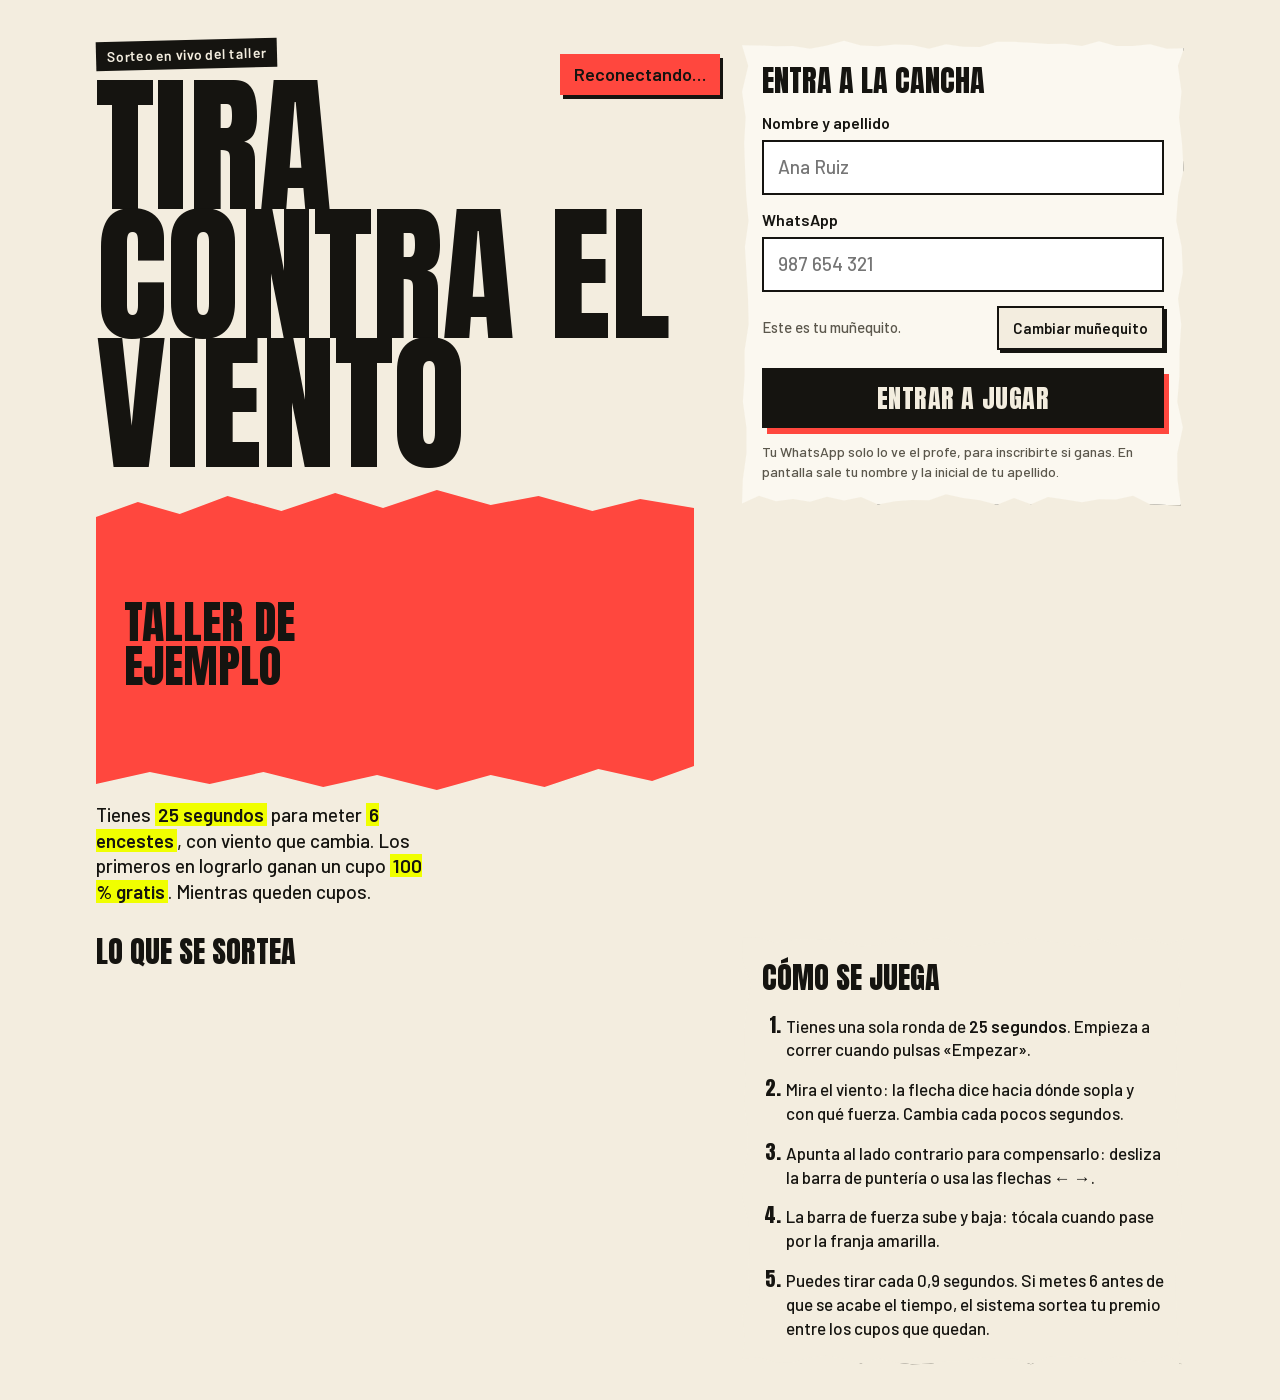
<file: 05-canasta-con-viento/web/index.html>
<!doctype html>
<html lang="es">
<head>
<meta charset="utf-8">
<meta name="viewport" content="width=device-width, initial-scale=1, viewport-fit=cover">
<meta name="theme-color" content="#f3eddf">
<title>Sorteo basket con viento · Ejemplo</title>
<meta name="description" content="Sorteo en vivo: mete 6 al aro en 25 segundos, con viento, y gana un cupo 100 % gratis.">
<link rel="icon" href="img/icono.svg" type="image/svg+xml">
<link rel="preload" href="fonts/anton-400.woff2" as="font" type="font/woff2" crossorigin>
<link rel="stylesheet" href="app.css">
<script src="muneco.js" defer></script>
<script src="app.js" defer></script>
</head>
<body class="en-entrada">
<div class="pared" aria-hidden="true"></div>

<!-- Entrada -->
<main id="entrada" class="entrada">
  <header class="portada">
    <p class="cinta cinta-tinta">Sorteo en vivo del taller</p>
    <h1 class="titulo">Tira contra el viento</h1>
    <div class="franja-roja">
      <p class="taller js-taller">Taller de ejemplo</p>
      <canvas id="vista" class="vista" width="220" height="260" aria-label="Tu muñequito"></canvas>
    </div>
    <p class="bajada">Tienes <strong>25 segundos</strong> para meter <strong>6 encestes</strong>, con viento que cambia. Los primeros en lograrlo ganan un cupo <strong>100 % gratis</strong>. Mientras queden cupos.</p>
  </header>

  <section class="hoja hoja-form torn-a" aria-labelledby="t-form">
    <h2 id="t-form" class="sub">Entra a la cancha</h2>
    <form id="form" novalidate>
      <label class="campo">
        <span>Nombre y apellido</span>
        <input id="nombre" name="nombre" autocomplete="name" maxlength="40" required placeholder="Ana Ruiz">
      </label>
      <label class="campo">
        <span>WhatsApp</span>
        <input id="tel" name="tel" inputmode="numeric" autocomplete="tel-national" maxlength="15" required placeholder="987 654 321">
      </label>
      <div class="fila-muneco">
        <p>Este es tu muñequito.</p>
        <button type="button" id="otro" class="boton-chico">Cambiar muñequito</button>
      </div>
      <p id="error" class="error" role="alert" hidden></p>
      <button type="submit" id="entrar" class="boton-grande">Entrar a jugar</button>
      <p class="nota">Tu WhatsApp solo lo ve el profe, para inscribirte si ganas. En pantalla sale tu nombre y la inicial de tu apellido.</p>
    </form>
  </section>

  <section class="premios" aria-labelledby="t-premios">
    <h2 id="t-premios" class="sub">Lo que se sortea</h2>
    <div id="premios-entrada" class="lista-premios"></div>
  </section>

  <section class="hoja hoja-reglas torn-b" aria-labelledby="t-reglas">
    <h2 id="t-reglas" class="sub">Cómo se juega</h2>
    <ol class="pasos">
      <li>Tienes una sola ronda de <strong>25 segundos</strong>. Empieza a correr cuando pulsas «Empezar».</li>
      <li>Mira el viento: la flecha dice hacia dónde sopla y con qué fuerza. Cambia cada pocos segundos.</li>
      <li>Apunta al lado contrario para compensarlo: desliza la barra de puntería o usa las flechas ← →.</li>
      <li>La barra de fuerza sube y baja: tócala cuando pase por la franja amarilla.</li>
      <li>Puedes tirar cada 0,9 segundos. Si metes 6 antes de que se acabe el tiempo, el sistema sortea tu premio entre los cupos que quedan.</li>
    </ol>
  </section>
</main>

<!-- Juego -->
<main id="juego" class="juego" hidden>
  <header class="barra">
    <p class="barra-taller js-taller">Taller de ejemplo</p>
    <p id="cupos-barra" class="cupos-barra"></p>
  </header>
  <div class="tablero">
    <div id="estado-yo" class="estado-yo">
      <div id="bolas" class="bolas" aria-label="Tus encestes"></div>
      <p id="mensaje" class="mensaje" aria-live="polite"></p>
      <p id="cupos-tira" class="cupos-barra cupos-tira"></p>
    </div>
    <section class="cancha" aria-label="Cancha en vivo">
      <canvas id="cancha"></canvas>
      <div id="reloj" class="reloj" hidden aria-live="off"><span id="reloj-num">25,0</span><small>segundos</small></div>
      <div id="viento" class="viento" hidden role="status" aria-live="polite">
        <span class="viento-et">Viento</span>
        <svg class="viento-flecha" id="viento-flecha" viewBox="0 0 120 40" aria-hidden="true"><path d="M6 20 H96" /><path d="M84 8 L108 20 L84 32" /></svg>
        <strong id="viento-num">0,0</strong>
      </div>
      <div id="pops" class="pops" aria-hidden="true"></div>
      <p id="aviso-juego" class="aviso-juego" hidden></p>
    </section>
    <section class="control" aria-label="Tiro">
      <div class="punteria" id="punteria-caja">
        <span class="punteria-et">← Izquierda</span>
        <input id="punteria" type="range" min="-100" max="100" step="1" value="0" aria-label="Puntería: compensa el viento apuntando al lado contrario">
        <span class="punteria-et">Derecha →</span>
      </div>
      <div class="medidor" id="medidor" aria-hidden="true">
        <div class="medidor-zona" id="zona"><span class="medidor-centro"></span></div>
        <div class="medidor-aguja" id="aguja"></div>
        <span class="medidor-et medidor-suave">Suave</span>
        <span class="medidor-et medidor-fuerte">Fuerte</span>
      </div>
      <button id="lanzar" class="lanzar" type="button" disabled>
        <span class="lanzar-carga" id="carga"></span>
        <span class="lanzar-texto" id="lanzar-texto">Lanzar</span>
      </button>
      <p class="tecla">En compu: ← → apuntar · barra espaciadora tirar</p>
    </section>
  </div>
  <aside class="lado" aria-label="Tabla y premios">
    <section class="tabla-sec" aria-labelledby="t-tabla">
      <div class="tabla-cab">
        <h2 id="t-tabla" class="sub">Tabla en vivo</h2>
        <p id="en-cancha" class="en-cancha"></p>
      </div>
      <ol id="tabla" class="tabla"></ol>
      <button type="button" id="ver-todo" class="boton-chico ver-todo" hidden>Ver toda la tabla</button>
    </section>
    <section class="premios premios-lado" aria-labelledby="t-premios2">
      <h2 id="t-premios2" class="sub">Cupos</h2>
      <div id="premios-juego" class="lista-premios"></div>
    </section>
  </aside>
</main>

<!-- Premio: sorteo de la tarjeta -->
<div id="revelar" class="capa revelar" hidden role="dialog" aria-modal="true" aria-labelledby="rev-t">
  <div class="revelar-hoja">
    <p class="cinta cinta-roja" id="rev-cinta">6 encestes en 25 s</p>
    <h2 id="rev-t" class="titulo-medio">Ganaste</h2>
    <p id="rev-sub" class="rev-sub">Sorteando tu premio…</p>
    <div id="rev-cartas" class="rev-cartas"></div>
    <div id="rev-grupos" class="rev-grupos" hidden></div>
    <div id="rev-final" class="rev-final" hidden></div>
    <button type="button" id="rev-ok" class="boton-grande" hidden>Volver a la cancha</button>
  </div>
</div>

<!-- Ceremonia -->
<div id="ceremonia" class="capa ceremonia" hidden role="dialog" aria-modal="true" aria-labelledby="cer-t">
  <div class="cer-fondo" aria-hidden="true"></div>
  <div id="cer-fiesta" class="cer-fiesta" aria-hidden="true"></div>
  <div class="cer-contenido">
    <p class="cinta cinta-amarilla">Cierre del sorteo</p>
    <div id="cer-mio" class="cer-mio"></div>
    <h2 id="cer-t" class="titulo-medio cer-titulo">Los ganadores</h2>
    <div id="cer-escena" class="cer-escena" aria-live="polite"></div>
    <ol id="cer-lista" class="cer-lista"></ol>
    <p id="cer-pie" class="cer-pie" hidden></p>
  </div>
</div>

<div id="conexion" class="conexion" hidden role="status">Reconectando…</div>
<div id="toast" class="toast" role="status" aria-live="polite" hidden></div>
</body>
</html>
</file>
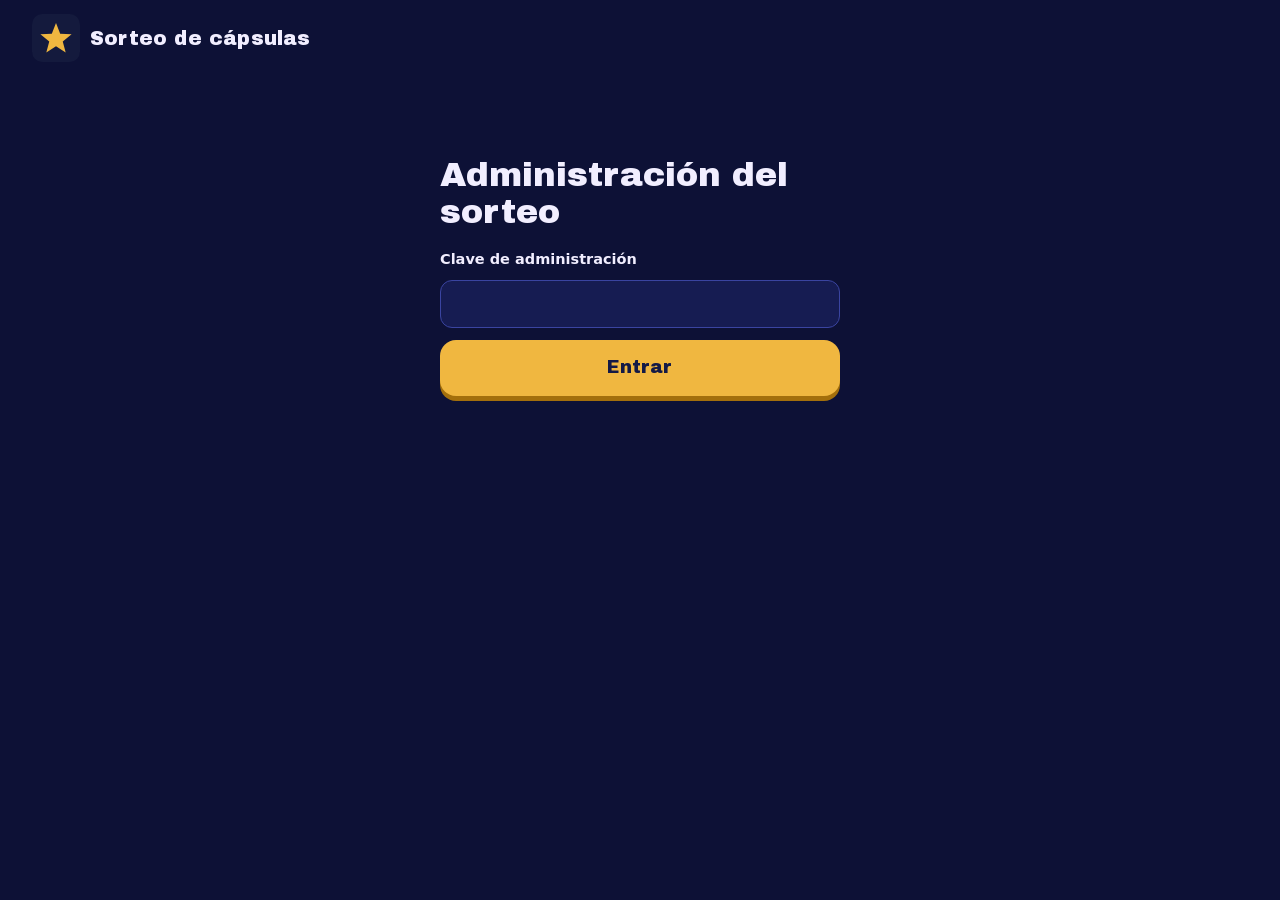
<file: 03-gachapon/web/admin.html>
<!doctype html>
<html lang="es-PE">
<head>
<meta charset="utf-8">
<meta name="viewport" content="width=device-width, initial-scale=1">
<meta name="robots" content="noindex,nofollow">
<meta name="theme-color" content="#0d1136">
<title>Administración · Sorteo de cápsulas</title>
<link rel="icon" href="logo.svg" type="image/svg+xml">
<link rel="stylesheet" href="estilos.css">
<link rel="stylesheet" href="admin.css">
</head>
<body class="admin">
<header class="tope">
  <div class="marca">
    <img class="logo" src="logo.svg" alt="" width="40" height="40">
    <span class="marca-nombre">Sorteo de cápsulas</span>
  </div>
  <button class="enlace" id="salir" type="button" hidden>Salir</button>
</header>

<main class="a-cuerpo">
  <section class="a-entrada" id="entrada">
    <h1>Administración del sorteo</h1>
    <form id="f-clave" novalidate>
      <label for="clave">Clave de administración</label>
      <input id="clave" type="password" autocomplete="current-password" autocapitalize="off" spellcheck="false">
      <p class="error" id="e-clave" role="alert"></p>
      <button class="boton-oro" type="submit">Entrar</button>
    </form>
  </section>

  <section id="tablero" hidden>
    <h1 class="a-titulo">Participantes y cupones</h1>
    <p class="a-estado" id="estado"></p>
    <ul class="a-resumen" id="resumen"></ul>
    <div class="a-filtros">
      <div>
        <label for="buscar">Buscar</label>
        <input id="buscar" type="search" placeholder="Nombre, número o cupón" autocomplete="off">
      </div>
      <div>
        <label for="filtro">Mostrar</label>
        <select id="filtro">
          <option value="todos">Todos</option>
          <option value="pendientes">Cupones sin canjear</option>
          <option value="canjeados">Cupones canjeados</option>
          <option value="sin">Sin premio</option>
        </select>
      </div>
      <button class="a-boton" id="actualizar" type="button">Actualizar</button>
      <button class="a-boton" id="csv" type="button">Descargar CSV</button>
    </div>
    <p class="error" id="e-tablero" role="alert"></p>
    <p class="a-cuenta" id="cuenta" aria-live="polite"></p>
    <div class="a-tabla-caja">
      <table class="a-tabla">
        <thead><tr><th scope="col">Participante</th><th scope="col">WhatsApp</th><th scope="col">Resultado</th><th scope="col">Cupón</th><th scope="col">Vence</th><th scope="col">Participó</th><th scope="col">Canje</th></tr></thead>
        <tbody id="filas"></tbody>
      </table>
    </div>
    <p class="a-vacio" id="vacio" hidden>Todavía no hay participantes.</p>
  </section>
</main>
<script src="admin.js" defer></script>
</body>
</html>
</file>
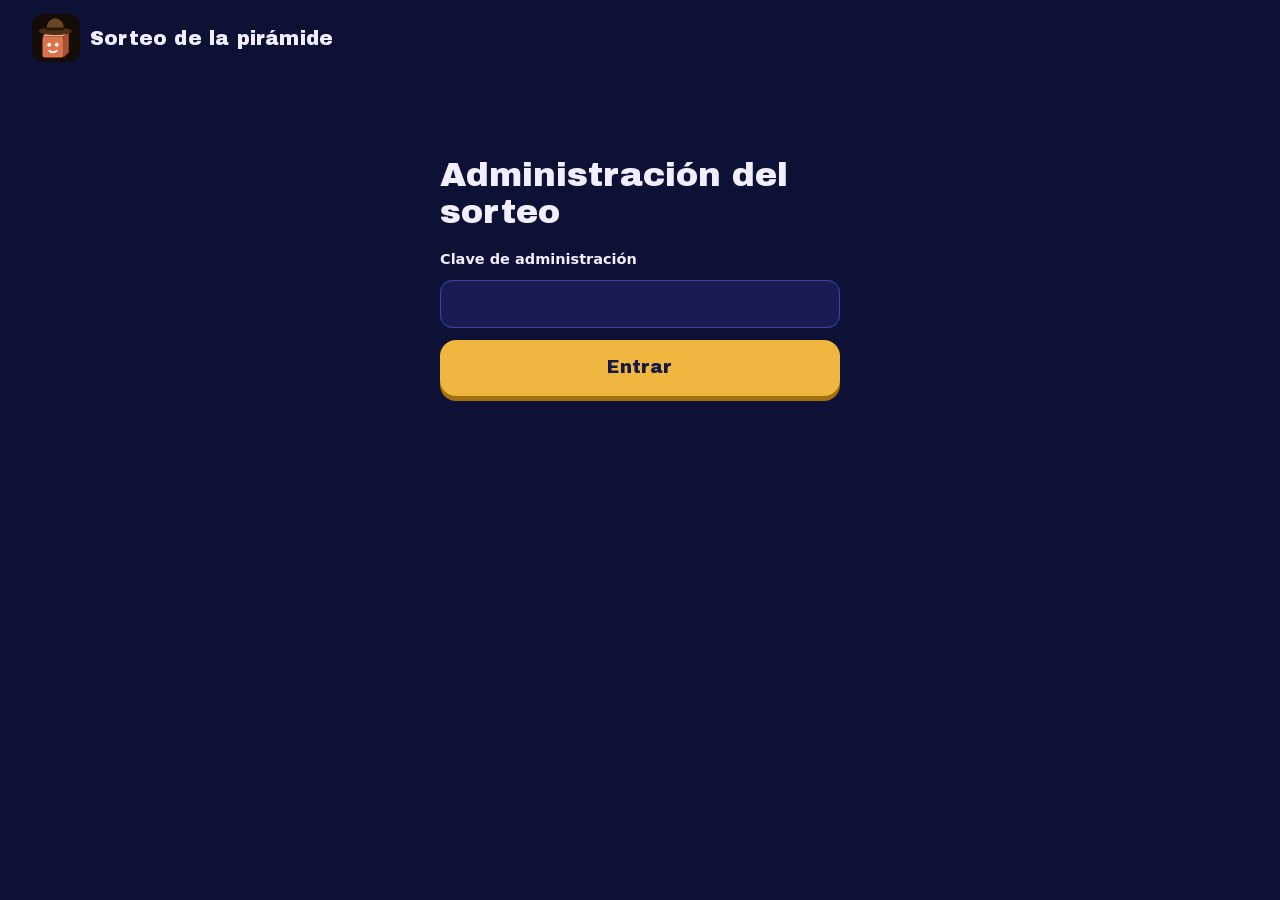
<file: 04-puertas-piramide/web/admin.html>
<!doctype html>
<html lang="es-PE">
<head>
<meta charset="utf-8">
<meta name="viewport" content="width=device-width, initial-scale=1">
<meta name="robots" content="noindex,nofollow">
<meta name="theme-color" content="#0d1136">
<title>Administración · Sorteo de la pirámide</title>
<link rel="icon" href="logo.svg" type="image/svg+xml">
<link rel="stylesheet" href="admin-base.css">
<link rel="stylesheet" href="admin.css">
</head>
<body class="admin">
<header class="tope">
  <div class="marca">
    <img class="logo" src="logo.svg" alt="" width="40" height="40">
    <span class="marca-nombre">Sorteo de la pirámide</span>
  </div>
  <button class="enlace" id="salir" type="button" hidden>Salir</button>
</header>

<main class="a-cuerpo">
  <section class="a-entrada" id="entrada">
    <h1>Administración del sorteo</h1>
    <form id="f-clave" novalidate>
      <label for="clave">Clave de administración</label>
      <input id="clave" type="password" autocomplete="current-password" autocapitalize="off" spellcheck="false">
      <p class="error" id="e-clave" role="alert"></p>
      <button class="boton-oro" type="submit">Entrar</button>
    </form>
  </section>

  <section id="tablero" hidden>
    <h1 class="a-titulo">Participantes y cupones</h1>
    <p class="a-estado" id="estado"></p>
    <ul class="a-resumen" id="resumen"></ul>
    <div class="a-filtros">
      <div>
        <label for="buscar">Buscar</label>
        <input id="buscar" type="search" placeholder="Nombre, número o cupón" autocomplete="off">
      </div>
      <div>
        <label for="filtro">Mostrar</label>
        <select id="filtro">
          <option value="todos">Todos</option>
          <option value="pendientes">Cupones sin canjear</option>
          <option value="sin">Cayeron en una trampa</option>
          <option value="canjeados">Cupones canjeados</option>
        </select>
      </div>
      <button class="a-boton" id="actualizar" type="button">Actualizar</button>
      <button class="a-boton" id="csv" type="button">Descargar CSV</button>
    </div>
    <p class="error" id="e-tablero" role="alert"></p>
    <p class="a-cuenta" id="cuenta" aria-live="polite"></p>
    <div class="a-tabla-caja">
      <table class="a-tabla">
        <thead><tr><th scope="col">Participante</th><th scope="col">WhatsApp</th><th scope="col">Resultado</th><th scope="col">Cupón</th><th scope="col">Vence</th><th scope="col">Participó</th><th scope="col">Canje</th></tr></thead>
        <tbody id="filas"></tbody>
      </table>
    </div>
    <p class="a-vacio" id="vacio" hidden>Todavía no hay participantes.</p>
  </section>
</main>
<script src="admin.js" defer></script>
</body>
</html>
</file>
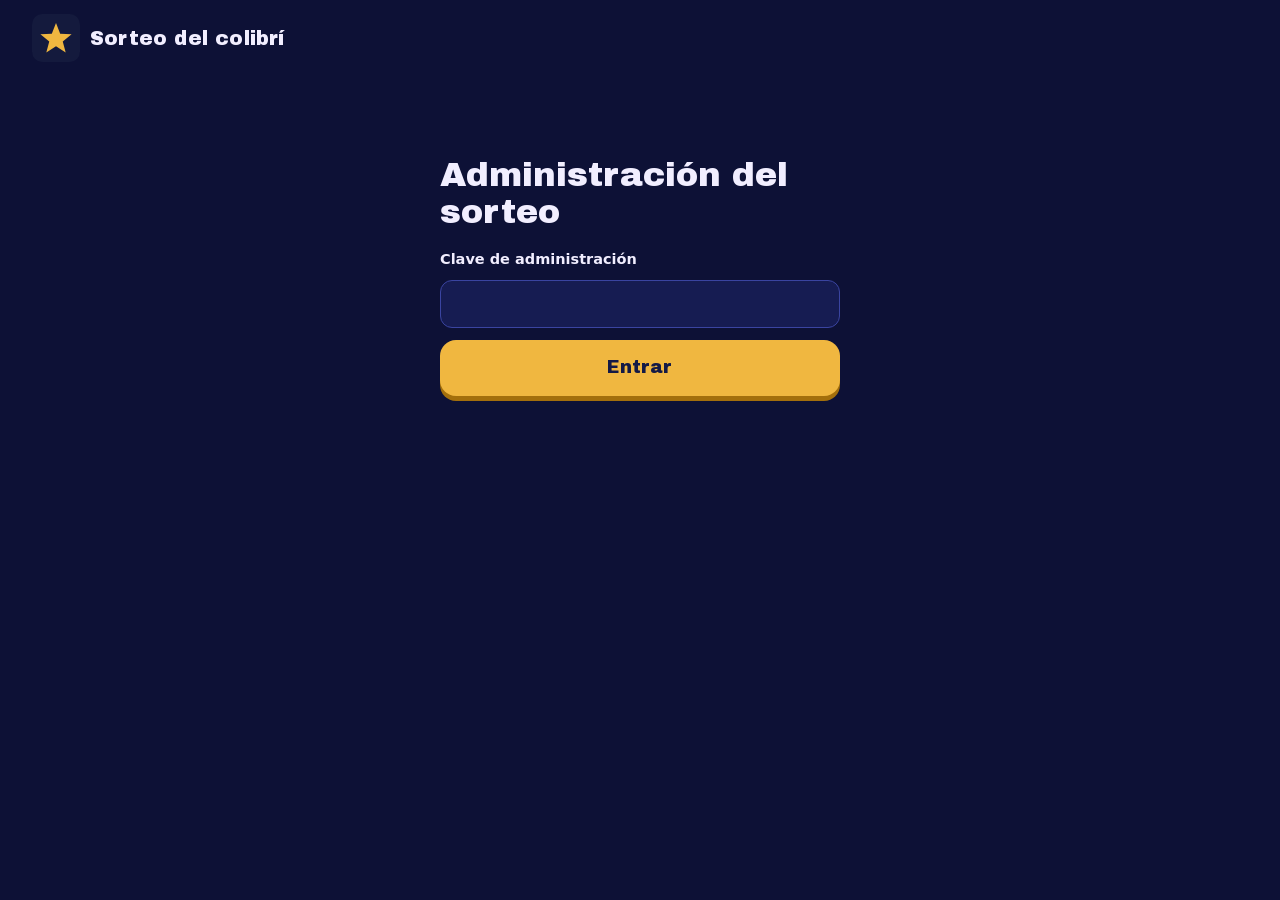
<file: 06-colibri-aleteo/web/admin.html>
<!doctype html>
<html lang="es-PE">
<head>
<meta charset="utf-8">
<meta name="viewport" content="width=device-width, initial-scale=1">
<meta name="robots" content="noindex,nofollow">
<meta name="theme-color" content="#0d1136">
<title>Administración · Sorteo del colibrí</title>
<link rel="icon" href="logo.svg" type="image/svg+xml">
<link rel="stylesheet" href="admin-base.css">
<link rel="stylesheet" href="admin.css">
</head>
<body class="admin">
<header class="tope">
  <div class="marca">
    <img class="logo" src="logo.svg" alt="" width="40" height="40">
    <span class="marca-nombre">Sorteo del colibrí</span>
  </div>
  <button class="enlace" id="salir" type="button" hidden>Salir</button>
</header>

<main class="a-cuerpo">
  <section class="a-entrada" id="entrada">
    <h1>Administración del sorteo</h1>
    <form id="f-clave" novalidate>
      <label for="clave">Clave de administración</label>
      <input id="clave" type="password" autocomplete="current-password" autocapitalize="off" spellcheck="false">
      <p class="error" id="e-clave" role="alert"></p>
      <button class="boton-oro" type="submit">Entrar</button>
    </form>
  </section>

  <section id="tablero" hidden>
    <h1 class="a-titulo">Participantes y cupones</h1>
    <p class="a-estado" id="estado"></p>
    <ul class="a-resumen" id="resumen"></ul>
    <div class="a-filtros">
      <div>
        <label for="buscar">Buscar</label>
        <input id="buscar" type="search" placeholder="Nombre, número o cupón" autocomplete="off">
      </div>
      <div>
        <label for="filtro">Mostrar</label>
        <select id="filtro">
          <option value="todos">Todos</option>
          <option value="pendientes">Cupones sin canjear</option>
          <option value="canjeados">Cupones canjeados</option>
          <option value="sin">Sin premio</option>
        </select>
      </div>
      <button class="a-boton" id="actualizar" type="button">Actualizar</button>
      <button class="a-boton" id="csv" type="button">Descargar CSV</button>
    </div>
    <p class="error" id="e-tablero" role="alert"></p>
    <p class="a-cuenta" id="cuenta" aria-live="polite"></p>
    <div class="a-tabla-caja">
      <table class="a-tabla">
        <thead><tr><th scope="col">Participante</th><th scope="col">WhatsApp</th><th scope="col">Resultado</th><th scope="col">Cupón</th><th scope="col">Vence</th><th scope="col">Participó</th><th scope="col">Canje</th></tr></thead>
        <tbody id="filas"></tbody>
      </table>
    </div>
    <p class="a-vacio" id="vacio" hidden>Todavía no hay participantes.</p>
  </section>
</main>
<script src="admin.js" defer></script>
</body>
</html>
</file>
<file: 05-canasta-con-viento/web/app.css>
/* Sorteo basket · estilo del short «Orquesta rock» del taller (papel, tinta, rojo, amarillo; ladrillo, trama y grano;
   papel rasgado y cintas). Primero el teléfono (360–430 px); la compu se arma desde 960 px. */
@font-face { font-family: 'Anton'; font-weight: 400; font-display: swap; src: url('fonts/anton-400.woff2') format('woff2'); }
@font-face { font-family: 'Barlow'; font-weight: 500; font-display: swap; src: url('fonts/barlow-500.woff2') format('woff2'); }
@font-face { font-family: 'Barlow'; font-weight: 600; font-display: swap; src: url('fonts/barlow-600.woff2') format('woff2'); }
@font-face { font-family: 'Barlow Condensed'; font-weight: 700; font-display: swap; src: url('fonts/barlow-condensed-700.woff2') format('woff2'); }

:root {
  --papel: #f3eddf;
  --papel-2: #e6dcc6;
  --tinta: #151410;
  --rojo: #ff473e;
  --amarillo: #f0ff00;
  --gris: #5b574c;
  --display: 'Anton', Impact, 'Arial Narrow', sans-serif;
  --texto: 'Barlow', 'Arial', sans-serif;
  --num: 'Barlow Condensed', 'Arial Narrow', sans-serif;
  --sombra: 6px 8px 0 rgba(21, 20, 16, .85);
  --sa-b: env(safe-area-inset-bottom, 0px);
  --sa-t: env(safe-area-inset-top, 0px);
  --sa-l: env(safe-area-inset-left, 0px);
  --sa-r: env(safe-area-inset-right, 0px);
  color-scheme: light;
}

*, *::before, *::after { box-sizing: border-box; }
html { -webkit-text-size-adjust: 100%; text-size-adjust: 100%; }
html, body { margin: 0; background: var(--papel); color: var(--tinta); }
body {
  font: 500 17px/1.4 var(--texto);
  overflow-x: hidden;
  touch-action: manipulation;
  -webkit-tap-highlight-color: transparent;
  min-height: 100vh;
  min-height: 100dvh;
}
button, input { font: inherit; color: inherit; touch-action: manipulation; }
button { cursor: pointer; }
[hidden] { display: none !important; }
:focus-visible { outline: 3px solid var(--rojo); outline-offset: 3px; }
h1, h2, h3, p, ol { margin: 0; }

/* Pared de ladrillo con trama y grano, fija detrás de todo */
.pared {
  position: fixed; inset: 0; z-index: -1; pointer-events: none;
  background:
    radial-gradient(circle, rgba(21, 20, 16, .26) 1.4px, transparent 1.9px) 0 0 / 10px 10px,
    url('img/brick.svg') 0 0 / 240px 120px,
    var(--papel);
}
.pared::before {
  content: ''; position: absolute; inset: 0;
  background: var(--papel);
  -webkit-mask-image: linear-gradient(160deg, transparent 0%, #000 50%);
  mask-image: linear-gradient(160deg, transparent 0%, #000 50%);
  opacity: .75;
}
.pared::after {
  content: ''; position: absolute; inset: 0;
  background: url('img/paper-texture.svg') 0 0 / 540px 675px;
  opacity: .13; mix-blend-mode: multiply;
}

/* Cintas (como las etiquetas del video) */
.cinta {
  display: inline-block; font: 600 14px/1 var(--texto); letter-spacing: .02em;
  padding: 8px 11px 7px; transform: rotate(-1.5deg);
}
.cinta-tinta { background: var(--tinta); color: var(--papel); }
.cinta-roja { background: var(--rojo); color: var(--tinta); }
.cinta-amarilla { background: var(--amarillo); color: var(--tinta); }

.titulo { font: 400 clamp(76px, 25vw, 150px)/.86 var(--display); text-transform: uppercase; letter-spacing: -.005em; }
.titulo-medio { font: 400 clamp(46px, 14vw, 84px)/.9 var(--display); text-transform: uppercase; }
.sub { font: 400 30px/1 var(--display); text-transform: uppercase; }

.boton-grande {
  display: block; width: 100%; min-height: 60px; border: 0; background: var(--tinta); color: var(--papel);
  font: 400 26px/1 var(--display); text-transform: uppercase; letter-spacing: .02em;
  box-shadow: 5px 6px 0 var(--rojo); transition: transform .08s, box-shadow .08s;
}
.boton-grande:active { transform: translate(3px, 4px); box-shadow: 2px 2px 0 var(--rojo); }
.boton-grande:disabled { opacity: .5; cursor: default; }
.boton-chico {
  border: 2.5px solid var(--tinta); background: var(--papel); min-height: 44px; padding: 8px 14px;
  font: 600 15px/1.1 var(--texto); box-shadow: 3px 3px 0 var(--tinta);
}
.boton-chico:active { transform: translate(2px, 2px); box-shadow: 1px 1px 0 var(--tinta); }

/* ---------- Entrada ---------- */
.entrada {
  max-width: 560px; margin: 0 auto;
  padding: calc(18px + var(--sa-t)) calc(16px + var(--sa-r)) calc(36px + var(--sa-b)) calc(16px + var(--sa-l));
  display: grid; gap: 26px;
}
.portada { display: grid; gap: 12px; }
.portada .cinta { justify-self: start; }
.franja-roja {
  position: relative; margin: 6px -16px 0; background: var(--rojo); min-height: 200px;
  padding: 22px 16px 18px; display: grid; grid-template-columns: 1fr auto; align-items: end;
}
.franja-roja { clip-path: polygon(0 9%, 7% 4%, 14% 8%, 22% 2%, 31% 7%, 40% 1%, 48% 6%, 57% 0, 66% 5%, 74% 2%, 83% 7%, 91% 3%, 100% 6%, 100% 92%, 93% 97%, 84% 93%, 75% 99%, 66% 95%, 57% 100%, 47% 95%, 38% 99%, 28% 94%, 19% 98%, 9% 94%, 0 98%); }
.taller { font: 400 clamp(30px, 9.5vw, 46px)/.95 var(--display); text-transform: uppercase; color: var(--tinta); max-width: 9ch; align-self: center; }
.vista { width: 130px; height: 154px; align-self: end; margin-bottom: -10px; }
.bajada { font-size: 19px; line-height: 1.35; max-width: 34ch; }
.bajada strong { font-weight: 600; background: var(--amarillo); padding: 0 3px; }

.hoja { background: var(--papel); padding: 26px 20px 24px; box-shadow: var(--sombra); position: relative; }
.hoja-form { background: #fbf8f0; }
.hoja .sub { margin-bottom: 16px; }
.campo { display: grid; gap: 6px; margin-bottom: 14px; }
.campo span { font-weight: 600; font-size: 16px; }
.campo input {
  width: 100%; min-height: 54px; padding: 12px 14px; border: 2.5px solid var(--tinta); background: #fff;
  font-size: 19px; border-radius: 0;
}
.campo input:focus { outline: none; box-shadow: 0 0 0 3px var(--amarillo), 0 0 0 5.5px var(--tinta); }
.fila-muneco { display: flex; align-items: center; justify-content: space-between; gap: 12px; margin: 4px 0 18px; }
.fila-muneco p { font-size: 15px; color: var(--gris); }
.error { background: var(--rojo); color: var(--tinta); font-weight: 600; padding: 10px 12px; margin-bottom: 14px; }
.nota { font-size: 14px; color: var(--gris); margin-top: 14px; line-height: 1.4; }
.pasos { padding-left: 1.4em; display: grid; gap: 10px; font-size: 17px; }
.pasos li::marker { font: 400 20px var(--display); }

/* Tarjetas de premio */
.premios .sub { margin-bottom: 12px; }
.lista-premios { display: grid; gap: 14px; }
.premio { position: relative; padding: 16px 16px 14px; background: var(--amarillo); box-shadow: var(--sombra); }
.premio.p-videos { background: var(--tinta); color: var(--papel); box-shadow: 6px 8px 0 var(--rojo); }
.premio-gratis { display: inline-block; font: 600 13px/1 var(--texto); padding: 5px 7px 4px; background: var(--tinta); color: var(--papel); margin-bottom: 8px; }
.p-videos .premio-gratis { background: var(--amarillo); color: var(--tinta); }
.premio-nombre { font: 400 26px/1 var(--display); text-transform: uppercase; margin-bottom: 10px; }
.premio-grupos { display: grid; gap: 6px; margin-bottom: 10px; }
.grupo { display: grid; grid-template-columns: 46px 1fr; align-items: center; background: var(--papel); color: var(--tinta); }
.grupo b { font: 400 22px/40px var(--display); background: var(--tinta); color: var(--papel); text-align: center; }
.grupo span { padding: 4px 10px; font-size: 15px; line-height: 1.2; }
.grupo span strong { display: block; font-weight: 600; font-size: 16px; }
.premio-dias { font-size: 16px; line-height: 1.3; margin-bottom: 10px; }
.cupos { display: flex; align-items: center; gap: 6px; font: 700 16px/1 var(--num); }
.cupo { width: 22px; height: 22px; border: 2.5px solid currentColor; }
.cupo.lleno { background: currentColor; }
.cupos em { font-style: normal; margin-left: 4px; }
.premio.agotado { opacity: .55; }
.premio.agotado .premio-nombre { text-decoration: line-through; text-decoration-thickness: 3px; }

/* ---------- Juego (teléfono primero) ---------- */
.juego { min-height: 100vh; min-height: 100dvh; }
.tablero { display: flex; flex-direction: column; height: calc(100vh - 44px - var(--sa-t)); height: calc(100dvh - 44px - var(--sa-t)); min-height: 500px; }
.barra {
  height: calc(44px + var(--sa-t)); padding: var(--sa-t) calc(12px + var(--sa-r)) 0 calc(12px + var(--sa-l));
  display: flex; align-items: center; justify-content: space-between; gap: 10px;
  background: var(--tinta); color: var(--papel);
}
.barra-taller { font: 400 18px/1.3 var(--display); padding-top: 2px; text-transform: uppercase; white-space: nowrap; overflow: hidden; text-overflow: ellipsis; min-width: 0; }
.cupos-barra { font: 700 15px/1 var(--num); white-space: nowrap; display: flex; gap: 8px; }
.cupos-barra span { background: var(--amarillo); color: var(--tinta); padding: 4px 6px 3px; }
.cupos-barra span.v { background: var(--rojo); }

.cancha { position: relative; flex: 1 1 auto; min-height: 0; overflow: hidden; }
#cancha { position: absolute; inset: 0; width: 100%; height: 100%; display: block; }
.pops { position: absolute; inset: 0; pointer-events: none; overflow: hidden; }
.pop {
  position: absolute; left: 50%; top: 30%; transform: translate(-50%, -50%) rotate(-4deg);
  font: 400 44px/1 var(--display); text-transform: uppercase; padding: 8px 14px 6px; white-space: nowrap;
  animation: pop 1.1s cubic-bezier(.2, 1.4, .4, 1) forwards;
}
.pop.si { background: var(--amarillo); color: var(--tinta); box-shadow: 5px 6px 0 var(--tinta); }
.pop.no { background: var(--tinta); color: var(--papel); font-size: 30px; }
.pop-mancha { position: absolute; width: 260px; height: 260px; left: 50%; top: 30%; transform: translate(-50%, -50%) scale(.2); opacity: 0; animation: mancha .9s ease-out forwards; }
@keyframes pop { 0% { opacity: 0; transform: translate(-50%, -50%) scale(1.6) rotate(-8deg); } 18% { opacity: 1; transform: translate(-50%, -50%) scale(1) rotate(-4deg); } 75% { opacity: 1; } 100% { opacity: 0; transform: translate(-50%, -80%) scale(1) rotate(-4deg); } }
@keyframes mancha { 0% { opacity: 0; transform: translate(-50%, -50%) scale(.2); } 20% { opacity: .9; transform: translate(-50%, -50%) scale(1); } 100% { opacity: 0; transform: translate(-50%, -50%) scale(1.05); } }

.estado-yo {
  flex: 0 0 auto; display: grid; grid-template-columns: auto minmax(0, 1fr) auto; align-items: center; gap: 8px;
  padding: 6px calc(10px + var(--sa-r)) 6px calc(10px + var(--sa-l)); background: var(--papel); border-bottom: 3px solid var(--tinta);
}
.bolas { display: flex; gap: 5px; }
.bola { width: 22px; height: 22px; border-radius: 50%; border: 2.5px solid var(--tinta); background: var(--papel); }
.bola.si { background: #ff6a2b; background-image: linear-gradient(90deg, transparent 45%, var(--tinta) 45%, var(--tinta) 55%, transparent 55%); }
.bola-extra { font: 700 18px/22px var(--num); padding: 0 2px; }
.mensaje { font: 600 14px/1.15 var(--texto); min-width: 0; }
.cupos-tira { font-size: 14px; gap: 5px; }
.cupos-tira span { padding: 4px 5px 3px; }
.barra .cupos-barra { display: none; }
.aviso-juego {
  position: absolute; left: 50%; top: 42%; transform: translate(-50%, -50%) rotate(-2deg); width: min(88%, 420px);
  background: var(--amarillo); padding: 14px 16px; font: 400 26px/1.05 var(--display); text-transform: uppercase; text-align: center;
  box-shadow: 6px 7px 0 var(--tinta);
}
.aviso-juego small { display: block; font: 600 15px/1.3 var(--texto); text-transform: none; margin-top: 6px; }

.control {
  flex: 0 0 auto; background: var(--tinta); color: var(--papel);
  padding: 12px calc(14px + var(--sa-r)) calc(10px + var(--sa-b)) calc(14px + var(--sa-l));
  display: grid; gap: 10px;
}
.medidor { position: relative; height: 46px; background: var(--papel); border: 3px solid var(--papel); overflow: hidden; }
.medidor::before { content: ''; position: absolute; inset: 0; background: linear-gradient(90deg, #d9cfb8, var(--papel) 40%, #ffd2cc); }
.medidor-zona { position: absolute; top: 0; bottom: 0; left: 60%; width: 14%; background: var(--amarillo); border-left: 2px solid var(--tinta); border-right: 2px solid var(--tinta); }
.medidor-centro { position: absolute; left: 50%; top: 0; bottom: 0; width: 2px; margin-left: -1px; background: var(--tinta); opacity: .5; }
.medidor-aguja { position: absolute; top: -3px; bottom: -3px; left: 0; width: 8px; margin-left: -4px; background: var(--rojo); border: 2px solid var(--tinta); will-change: transform; }
.medidor-et { position: absolute; bottom: 3px; font: 700 12px/1 var(--num); color: var(--gris); letter-spacing: .03em; }
.medidor-suave { left: 6px; }
.medidor-fuerte { right: 6px; }
.medidor.fuera { opacity: .45; }
.lanzar {
  position: relative; overflow: hidden; width: 100%; height: 84px; border: 0; background: var(--rojo); color: var(--tinta);
  font: 400 40px/1 var(--display); text-transform: uppercase; letter-spacing: .03em; box-shadow: 0 6px 0 var(--amarillo);
  user-select: none; -webkit-user-select: none; -webkit-touch-callout: none;
}
.lanzar:active:not(:disabled) { transform: translateY(4px); box-shadow: 0 2px 0 var(--amarillo); }
.lanzar:disabled { background: #3b3830; color: #a39d8c; box-shadow: 0 6px 0 #3b3830; cursor: default; }
.lanzar-carga { position: absolute; inset: 0; background: rgba(240, 255, 0, .22); transform-origin: left; transform: scaleX(0); }
.lanzar-texto { position: relative; }
.tecla { display: none; font-size: 13px; color: #a39d8c; text-align: center; }

/* Tabla y cupos */
.lado { padding: 22px calc(16px + var(--sa-r)) calc(40px + var(--sa-b)) calc(16px + var(--sa-l)); display: grid; gap: 28px; align-content: start; }
.tabla-cab { display: flex; align-items: baseline; justify-content: space-between; gap: 10px; margin-bottom: 10px; }
.en-cancha { font: 700 16px/1 var(--num); color: var(--gris); }
.tabla { list-style: none; padding: 0; display: grid; gap: 6px; }
.fila {
  display: grid; grid-template-columns: 26px 36px minmax(0, 1fr) auto; align-items: center; gap: 8px;
  background: var(--papel); border: 2px solid var(--tinta); padding: 5px 8px 5px 6px; min-height: 50px;
}
.fila.yo { background: var(--amarillo); }
.fila.gano { box-shadow: 4px 4px 0 var(--rojo); }
.fila .pos { font: 400 20px/1 var(--display); text-align: center; }
.fila img { width: 36px; height: 36px; border: 2px solid var(--tinta); display: block; }
.fila .nom { min-width: 0; }
.fila .nom b { display: block; font-weight: 600; font-size: 16px; white-space: nowrap; overflow: hidden; text-overflow: ellipsis; }
.fila .nom small { display: block; font-size: 13px; color: var(--gris); white-space: nowrap; overflow: hidden; text-overflow: ellipsis; }
.fila .nom small.premio-tag { color: var(--tinta); font-weight: 600; }
.fila .marca { display: flex; align-items: center; gap: 3px; }
.fila .marca i { width: 14px; height: 14px; border-radius: 50%; border: 2px solid var(--tinta); }
.fila .marca i.si { background: #ff6a2b; }
.fila .marca b { font: 700 18px/1 var(--num); margin-left: 4px; min-width: 1.2em; text-align: right; }
.fila.off { opacity: .6; }
.ver-todo { margin-top: 10px; width: 100%; }

/* ---------- Capas: premio y ceremonia ---------- */
.capa { position: fixed; inset: 0; z-index: 50; overflow-y: auto; overscroll-behavior: contain; }
.revelar { background: rgba(21, 20, 16, .82); display: grid; place-items: center; padding: calc(16px + var(--sa-t)) 16px calc(16px + var(--sa-b)); }
.revelar-hoja { width: min(100%, 520px); background: var(--papel); padding: 22px 18px 20px; box-shadow: 8px 10px 0 var(--rojo); display: grid; gap: 12px; }
.revelar-hoja .cinta { justify-self: start; }
.rev-sub { font-size: 17px; }
.rev-cartas { display: grid; grid-template-columns: 1fr 1fr; gap: 10px; }
.carta {
  position: relative; min-height: 112px; padding: 12px 10px; background: var(--papel-2); border: 3px solid var(--tinta);
  display: flex; flex-direction: column; justify-content: space-between; gap: 8px; transition: transform .08s;
}
.carta b { font: 400 20px/1 var(--display); text-transform: uppercase; overflow-wrap: anywhere; }
.carta span { font: 600 13px/1.2 var(--texto); }
.carta.luz { background: var(--amarillo); transform: translateY(-4px) rotate(-1deg); box-shadow: 5px 6px 0 var(--tinta); }
.carta.vacia { opacity: .35; }
.carta.gana { background: var(--amarillo); transform: scale(1.04) rotate(-2deg); box-shadow: 6px 7px 0 var(--rojo); }
.carta.pierde { opacity: .3; transform: scale(.96); }
.rev-grupos { display: grid; gap: 8px; }
.rev-grupos .grupo { border: 3px solid var(--tinta); transition: background .08s; }
.rev-grupos .grupo.luz { background: var(--amarillo); }
.rev-grupos .grupo.gana { background: var(--amarillo); box-shadow: 5px 5px 0 var(--rojo); }
.rev-grupos .grupo.pierde { opacity: .3; }
.rev-final { background: var(--tinta); color: var(--papel); padding: 14px; font-size: 17px; line-height: 1.35; }
.rev-final strong { display: block; font: 400 26px/1.05 var(--display); text-transform: uppercase; color: var(--amarillo); margin-bottom: 6px; }

.ceremonia { background: var(--tinta); color: var(--papel); }
.cer-fondo { position: fixed; inset: 0; background: url('img/brick.svg') 0 0 / 240px 120px; filter: invert(1); opacity: .1; pointer-events: none; }
.cer-fiesta { position: fixed; inset: 0; pointer-events: none; overflow: hidden; }
.cer-contenido { position: relative; max-width: 760px; margin: 0 auto; padding: calc(22px + var(--sa-t)) 16px calc(36px + var(--sa-b)); display: grid; gap: 14px; justify-items: start; }
.cer-titulo { color: var(--papel); }
.cer-escena { width: 100%; min-height: 400px; position: relative; }
.ganador {
  position: relative; width: 100%; background: var(--amarillo); color: var(--tinta); padding: 18px 16px 18px;
  display: grid; grid-template-columns: 120px 1fr; gap: 14px; align-items: end; box-shadow: 8px 10px 0 var(--rojo);
  animation: golpe .55s cubic-bezier(.2, 1.5, .4, 1) both;
}
.ganador.c1 { background: var(--rojo); box-shadow: 8px 10px 0 var(--amarillo); }
.ganador.c2 { background: var(--papel); }
.ganador canvas { width: 120px; height: 168px; display: block; }
.ganador .g-orden { font: 600 14px/1 var(--texto); background: var(--tinta); color: var(--papel); display: inline-block; padding: 5px 7px 4px; margin-bottom: 8px; }
.ganador .g-nombre { font: 400 clamp(44px, 13vw, 84px)/.9 var(--display); text-transform: uppercase; overflow-wrap: anywhere; }
.ganador .g-premio { font: 600 17px/1.25 var(--texto); margin-top: 10px; }
.ganador .g-premio b { display: block; font: 400 22px/1 var(--display); text-transform: uppercase; }
@media (max-width: 959px) {
  .ganador { grid-template-columns: 1fr; justify-items: center; text-align: center; padding-top: 10px; }
  .ganador canvas { width: 170px; height: 238px; }
  .ganador .g-nombre { font-size: clamp(54px, 17vw, 84px); }
  .cer-escena { min-height: 0; }
}
.cer-vacio { font: 400 34px/1.05 var(--display); text-transform: uppercase; background: var(--papel); color: var(--tinta); padding: 18px; }
.cer-lista { list-style: none; padding: 0; display: grid; gap: 8px; width: 100%; }
.cer-lista li {
  display: grid; grid-template-columns: 30px 44px 1fr; gap: 10px; align-items: center; background: var(--papel); color: var(--tinta);
  padding: 6px 10px 6px 6px; animation: entra .35s ease-out both;
}
.cer-lista li b.o { font: 400 22px/1 var(--display); text-align: center; }
.cer-lista li img { width: 44px; height: 44px; border: 2px solid var(--tinta); }
.cer-lista li span { font-size: 15px; line-height: 1.25; }
.cer-lista li span strong { display: block; font: 400 21px/1 var(--display); text-transform: uppercase; }
.cer-pie { font-size: 16px; color: #cfc8b6; }
.cer-mio { width: 100%; }
.cer-mio:empty { display: none; }
.cer-lista li.esp { background: var(--amarillo); }
.cer-lista li.esp b.o { font-size: 14px; white-space: nowrap; }
.cer-lista li.esp { grid-template-columns: 38px 44px 1fr; }
.mio {
  width: 100%; background: var(--papel); color: var(--tinta); padding: 18px 16px 20px; display: grid; gap: 14px;
  box-shadow: 8px 10px 0 var(--amarillo); animation: golpe .55s cubic-bezier(.2, 1.5, .4, 1) both;
}
.mio.esp { background: var(--amarillo); box-shadow: 8px 10px 0 var(--rojo); }
.mio-etq { justify-self: start; font: 600 14px/1 var(--texto); background: var(--tinta); color: var(--papel); padding: 6px 8px 5px; }
.mio-num { margin: 4px 0 6px; }
.mio-caja { display: inline-flex; flex-direction: column; align-items: flex-start; padding: 10px 16px 12px; text-transform: uppercase; }
.mio-pre, .mio-post { font: 400 clamp(26px, 8vw, 40px)/1 var(--display); }
.mio-pre:empty, .mio-post:empty { display: none; }
.mio-grande { font: 400 clamp(92px, 31vw, 150px)/.9 var(--display); letter-spacing: -.01em; white-space: nowrap; }
.mio-num.rueda .mio-caja { color: var(--gris); }
.mio-num.sello .mio-caja { background: var(--rojo); color: var(--tinta); transform: rotate(-3deg); box-shadow: 5px 6px 0 var(--tinta); animation: sello .5s cubic-bezier(.2, 1.6, .4, 1) both; }
.mio.esp .mio-num.sello .mio-caja { background: var(--tinta); color: var(--amarillo); box-shadow: 5px 6px 0 var(--rojo); }
.mio-resto { display: grid; gap: 12px; }
.mio-sub { font: 600 18px/1.3 var(--texto); }
.mio-precios { list-style: none; padding: 0; margin: 0; display: grid; gap: 6px; }
.mio-precios li { display: grid; grid-template-columns: minmax(0, 1fr) auto; gap: 12px; align-items: center; background: var(--tinta); color: var(--papel); padding: 10px 12px; }
.mio-precios li span { font: 600 16px/1.2 var(--texto); }
.mio-precios li s { display: block; font-size: 13px; font-weight: 500; color: #a39d8c; margin-top: 3px; }
.mio-precios li b { font: 400 30px/1 var(--display); color: var(--amarillo); white-space: nowrap; }
.mio-nota { font-size: 15px; line-height: 1.35; }
.mio .boton-grande { display: flex; align-items: center; justify-content: center; text-decoration: none; }
.mio.web { box-shadow: 8px 10px 0 var(--rojo); }
.mio-aviso { font: 600 16px/1.3 var(--texto); background: var(--tinta); color: var(--papel); padding: 8px 10px; justify-self: start; }
.mio-botones { display: grid; gap: 14px; }
.mio .boton-catalogo { background: var(--amarillo); color: var(--tinta); box-shadow: 5px 6px 0 var(--tinta); }
@media (min-width: 600px) { .mio-botones { grid-template-columns: 1fr 1fr; } }
.mio.esp .boton-grande { box-shadow: 5px 6px 0 var(--rojo); }
@keyframes sello { 0% { opacity: 0; transform: scale(1.8) rotate(-10deg); } 100% { opacity: 1; transform: scale(1) rotate(-3deg); } }
.papelito { position: absolute; top: -40px; width: 14px; height: 30px; animation: cae linear forwards; }
.manchita { position: absolute; width: 220px; height: 220px; opacity: 0; animation: salpica 1.2s ease-out forwards; }
@keyframes golpe { 0% { opacity: 0; transform: scale(1.35) rotate(-6deg); } 100% { opacity: 1; transform: scale(1) rotate(-1deg); } }
@keyframes entra { from { opacity: 0; transform: translateX(-20px); } to { opacity: 1; transform: none; } }
@keyframes cae { to { transform: translate3d(var(--dx, 0), 110vh, 0) rotate(var(--rot, 540deg)); } }
@keyframes salpica { 0% { opacity: 0; transform: scale(.2); } 15% { opacity: .95; transform: scale(1); } 80% { opacity: .9; } 100% { opacity: 0; transform: scale(1.05); } }

.conexion { position: fixed; left: 50%; top: calc(54px + var(--sa-t)); transform: translateX(-50%); z-index: 60; background: var(--rojo); color: var(--tinta); font-weight: 600; padding: 8px 14px; box-shadow: 3px 4px 0 var(--tinta); }
.toast {
  position: fixed; left: 50%; bottom: calc(150px + var(--sa-b)); transform: translateX(-50%) rotate(-1deg); z-index: 40;
  width: max-content; max-width: calc(100vw - 32px); overflow-wrap: anywhere; white-space: normal; background: var(--amarillo); color: var(--tinta); font-weight: 600; padding: 10px 14px;
  box-shadow: 4px 5px 0 var(--tinta); animation: entra .25s ease-out both;
}
.en-entrada .toast { bottom: calc(24px + var(--sa-b)); }

/* ---------- Compu ---------- */
@media (min-width: 960px) {
  body { font-size: 18px; }
  .entrada { max-width: 1120px; grid-template-columns: minmax(0, 1.15fr) minmax(0, .85fr); column-gap: 48px; row-gap: 32px; padding-top: 40px; align-items: start; }
  .portada { grid-column: 1; grid-row: 1 / span 2; }
  .franja-roja { margin: 10px 0 0; min-height: 300px; padding: 30px 28px 22px; }
  .vista { width: 200px; height: 236px; }
  .hoja-form { grid-column: 2; grid-row: 1 / span 2; }
  .premios { grid-column: 1; }
  .hoja-reglas { grid-column: 2; }
  .lista-premios { grid-template-columns: 1fr 1fr; }
  .premios-lado .lista-premios { grid-template-columns: 1fr; }

  .juego { display: grid; grid-template-columns: minmax(0, 1fr) 380px; grid-template-rows: auto 1fr; height: 100vh; height: 100dvh; }
  .barra { grid-column: 1 / -1; height: 52px; }
  .barra-taller { font-size: 22px; }
  .tablero { height: auto; min-height: 0; }
  .control { grid-template-columns: 1fr 260px; align-items: center; gap: 18px; padding: 14px 20px; }
  .tecla { display: block; grid-column: 2; margin-top: -8px; }
  .lanzar { height: 74px; }
  .lado { overflow-y: auto; border-left: 3px solid var(--tinta); background: rgba(243, 237, 223, .92); padding: 20px; }
  .barra .cupos-barra { display: flex; }
  .tablero { position: relative; }
  .estado-yo { position: absolute; z-index: 2; left: 10px; top: 10px; display: flex; flex-direction: column; align-items: flex-start; gap: 6px; padding: 0; background: none; border: 0; pointer-events: none; }
  .bolas { background: var(--papel); padding: 6px 8px; box-shadow: 3px 4px 0 var(--tinta); border: 2px solid var(--tinta); }
  .mensaje { max-width: 420px; font-size: 17px; background: var(--tinta); color: var(--papel); padding: 6px 9px; }
  .mensaje:empty { display: none; }
  .cupos-tira { display: none; }
  .bola { width: 30px; height: 30px; }
  .ganador { grid-template-columns: 180px 1fr; padding: 24px; }
  .ganador canvas { width: 180px; height: 252px; }
  .cer-lista { grid-template-columns: 1fr 1fr; }
  .rev-cartas .carta { min-height: 170px; }
  .toast { bottom: 120px; }
}

@media (max-width: 370px) {
  .lanzar { height: 78px; font-size: 36px; }
  .barra-taller { font-size: 16px; }
  .carta b { font-size: 18px; }
}

@media (prefers-reduced-motion: reduce) {
  *, *::before, *::after { transition-duration: .01ms !important; }
  .pop, .ganador, .cer-lista li, .toast, .mio, .mio-num.sello .mio-caja { animation: none !important; }
  .papelito, .manchita, .pop-mancha { display: none; }
}

/* Papel rasgado: los mismos polígonos del video */
.torn-a{clip-path:polygon(0% 1.13%,3.85% 1.17%,7.69% 1.34%,11.54% 1.3%,15.38% 1.87%,19.23% 1.18%,23.08% 0.18%,26.92% 1.17%,30.77% 1.34%,34.62% 0.99%,38.46% 1.06%,42.31% 1.86%,46.15% 0.92%,50% 1.47%,53.85% 1.5%,57.69% 0.35%,61.54% 0.39%,65.38% 0.61%,69.23% 0.87%,73.08% 0.83%,76.92% 1.28%,80.77% 0.28%,84.62% 1.31%,88.46% 1.27%,92.31% 0.92%,96.15% 1.86%,100% 1.77%,98.62% 5.56%,99.43% 11.11%,98.88% 16.67%,99.55% 22.22%,99.9% 27.78%,98.67% 33.33%,98.24% 38.89%,99.47% 44.44%,99.74% 50%,98.66% 55.56%,99.38% 61.11%,99% 66.67%,98.96% 72.22%,98.48% 77.78%,99.74% 83.33%,98.47% 88.89%,98.52% 94.44%,99.31% 100%,96.15% 99.94%,92.31% 99.82%,88.46% 97.98%,84.62% 98.81%,80.77% 98.74%,76.92% 99.35%,73.08% 98.8%,69.23% 98.24%,65.38% 99.79%,61.54% 98.45%,57.69% 99.89%,53.85% 98.93%,50% 98.48%,46.15% 97.64%,42.31% 98.97%,38.46% 98.88%,34.62% 99.15%,30.77% 99.88%,26.92% 98.24%,23.08% 98.99%,19.23% 98.18%,15.38% 99.28%,11.54% 98.67%,7.69% 99.17%,3.85% 97.98%,0% 99.62%,0.19% 94.44%,1.01% 88.89%,1% 83.33%,0.2% 77.78%,0.59% 72.22%,0.6% 66.67%,1.5% 61.11%,1.36% 55.56%,1.01% 50%,0.66% 44.44%,1.47% 38.89%,0.94% 33.33%,0.7% 27.78%,0.49% 22.22%,0.82% 16.67%,0.01% 11.11%,1.41% 5.56%)}
.torn-b{clip-path:polygon(0% 0.22%,3.85% 0.16%,7.69% 1.52%,11.54% 0.73%,15.38% 0.78%,19.23% 0.51%,23.08% 1.23%,26.92% 2.29%,30.77% 1.98%,34.62% 0.02%,38.46% 1.7%,42.31% 0.5%,46.15% 0.21%,50% 2.37%,53.85% 2.01%,57.69% 1.13%,61.54% 1.78%,65.38% 0.13%,69.23% 1.09%,73.08% 1.57%,76.92% 2.37%,80.77% 0.51%,84.62% 2.03%,88.46% 0.55%,92.31% 0.46%,96.15% 1.88%,100% 0.38%,98.57% 5.56%,99.26% 11.11%,98.98% 16.67%,98.11% 22.22%,98.47% 27.78%,98.21% 33.33%,98.17% 38.89%,98.71% 44.44%,98.38% 50%,98.58% 55.56%,99.57% 61.11%,99.38% 66.67%,98.97% 72.22%,98.21% 77.78%,98.1% 83.33%,98.38% 88.89%,98.71% 94.44%,99.36% 100%,96.15% 98%,92.31% 99.55%,88.46% 99.13%,84.62% 98.23%,80.77% 99.65%,76.92% 98.5%,73.08% 98.03%,69.23% 98.29%,65.38% 99.99%,61.54% 98.72%,57.69% 98.83%,53.85% 98.35%,50% 99.2%,46.15% 99.36%,42.31% 99.88%,38.46% 99.98%,34.62% 99.56%,30.77% 98.57%,26.92% 99.81%,23.08% 98.73%,19.23% 97.94%,15.38% 98.47%,11.54% 99.6%,7.69% 99.62%,3.85% 98.39%,0% 98.79%,0.61% 94.44%,0.14% 88.89%,1.66% 83.33%,1.46% 77.78%,1.68% 72.22%,1.41% 66.67%,0.05% 61.11%,0.33% 55.56%,1.33% 50%,1.26% 44.44%,0.44% 38.89%,0.83% 33.33%,0.48% 27.78%,0.47% 22.22%,1.11% 16.67%,1.99% 11.11%,0.05% 5.56%)}
.torn-strip-a{clip-path:polygon(0% 11.91%,2.94% 7.12%,5.88% 8.88%,8.82% 7.58%,11.76% 11.93%,14.71% 6.89%,17.65% 12.8%,20.59% 6.2%,23.53% 0.81%,26.47% 9.93%,29.41% 11.64%,32.35% 4.63%,35.29% 4.78%,38.24% 13.39%,41.18% 5.69%,44.12% 2.98%,47.06% 3.68%,50% 9.99%,52.94% 11.33%,55.88% 4.34%,58.82% 3.72%,61.76% 7.57%,64.71% 3.03%,67.65% 5.33%,70.59% 2.11%,73.53% 6.7%,76.47% 4.25%,79.41% 0.53%,82.35% 11.91%,85.29% 2.51%,88.24% 0.43%,91.18% 9.29%,94.12% 6.71%,97.06% 6.98%,100% 10.6%,99.7% 16.67%,98.99% 33.33%,99.36% 50%,99.22% 66.67%,99.75% 83.33%,99.73% 100%,97.06% 89.96%,94.12% 92.4%,91.18% 96.3%,88.24% 87.72%,85.29% 90.01%,82.35% 96.75%,79.41% 99.47%,76.47% 96.72%,73.53% 99.98%,70.59% 93.28%,67.65% 97.43%,64.71% 92.12%,61.76% 98.23%,58.82% 94.47%,55.88% 87.73%,52.94% 89.21%,50% 94.52%,47.06% 88.39%,44.12% 98.67%,41.18% 97.19%,38.24% 92.1%,35.29% 87.28%,32.35% 87.23%,29.41% 91.63%,26.47% 86.51%,23.53% 96.02%,20.59% 91.59%,17.65% 95.91%,14.71% 91.5%,11.76% 96%,8.82% 96.35%,5.88% 87.09%,2.94% 91.18%,0% 96.15%,0.29% 83.33%,1.35% 66.67%,0.5% 50%,1.02% 33.33%,0.2% 16.67%)}
.torn-strip-b{clip-path:polygon(0% 0.77%,2.94% 9.85%,5.88% 0.74%,8.82% 11.59%,11.76% 0.99%,14.71% 6.39%,17.65% 0.89%,20.59% 9.27%,23.53% 6.45%,26.47% 11.44%,29.41% 7.77%,32.35% 11.32%,35.29% 8.82%,38.24% 9.97%,41.18% 11.77%,44.12% 6.96%,47.06% 1.8%,50% 9.96%,52.94% 1.07%,55.88% 6.31%,58.82% 5.95%,61.76% 11.35%,64.71% 9.58%,67.65% 9.51%,70.59% 2.69%,73.53% 8.15%,76.47% 5.2%,79.41% 1.66%,82.35% 0.86%,85.29% 7.66%,88.24% 2.11%,91.18% 1.68%,94.12% 9.76%,97.06% 3.55%,100% 9.64%,98.45% 16.67%,99.81% 33.33%,98.29% 50%,98.31% 66.67%,99.13% 83.33%,99.81% 100%,97.06% 96.48%,94.12% 95.92%,91.18% 85.79%,88.24% 98.93%,85.29% 86.98%,82.35% 91.24%,79.41% 86.1%,76.47% 87.45%,73.53% 98.46%,70.59% 84.72%,67.65% 85.44%,64.71% 86.37%,61.76% 86.26%,58.82% 94.77%,55.88% 89.68%,52.94% 87.12%,50% 90.67%,47.06% 92.05%,44.12% 99.5%,41.18% 89.89%,38.24% 99.52%,35.29% 85.61%,32.35% 92.89%,29.41% 85.89%,26.47% 96.98%,23.53% 96.71%,20.59% 92.56%,17.65% 89.17%,14.71% 97.6%,11.76% 95.3%,8.82% 96.6%,5.88% 92.17%,2.94% 99.62%,0% 88.77%,0.23% 83.33%,0.29% 66.67%,0.88% 50%,0.49% 33.33%,0.48% 16.67%)}
.torn-half-a{clip-path:polygon(0% 0.68%,2.78% 3.82%,5.56% 2.7%,8.33% 3.22%,11.11% 1.92%,13.89% 3.47%,16.67% 2.94%,19.44% 4.82%,22.22% 1.14%,25% 0.39%,27.78% 1.93%,30.56% 3.97%,33.33% 1.96%,36.11% 4.38%,38.89% 2.38%,41.67% 0.55%,44.44% 0.3%,47.22% 2.09%,50% 0.15%,52.78% 0.98%,55.56% 3.8%,58.33% 1.36%,61.11% 0.28%,63.89% 3.24%,66.67% 0.21%,69.44% 2.95%,72.22% 0.26%,75% 2.18%,77.78% 4.3%,80.56% 2.18%,83.33% 3.73%,86.11% 4.6%,88.89% 3.14%,91.67% 0.34%,94.44% 0.79%,97.22% 0.73%,100% 2.58%,100% 10%,99.23% 20%,99.85% 30%,99.79% 40%,99.95% 50%,98.85% 60%,99.48% 70%,99.82% 80%,99.08% 90%,99.6% 100%,97.22% 95.48%,94.44% 98.71%,91.67% 97.15%,88.89% 94.42%,86.11% 99.13%,83.33% 98.33%,80.56% 96.37%,77.78% 94.3%,75% 97.38%,72.22% 97.8%,69.44% 95.43%,66.67% 99.28%,63.89% 95.01%,61.11% 96.24%,58.33% 96.55%,55.56% 97.3%,52.78% 94.74%,50% 97.8%,47.22% 98.68%,44.44% 99.04%,41.67% 97.98%,38.89% 96.12%,36.11% 96.14%,33.33% 99.45%,30.56% 99.34%,27.78% 95.35%,25% 99.25%,22.22% 95.64%,19.44% 96.05%,16.67% 96.44%,13.89% 98.5%,11.11% 96.34%,8.33% 95.85%,5.56% 95.81%,2.78% 95%,0% 98.86%,1.06% 90%,1% 80%,0.76% 70%,0.74% 60%,0.67% 50%,0.23% 40%,0.42% 30%,0.6% 20%,0.2% 10%)}

/* ---------- viento, reloj y puntería (sorteo con viento) ---------- */
.reloj {
  position: absolute; z-index: 3; left: 50%; top: 10px; transform: translateX(-50%);
  background: var(--tinta); color: var(--amarillo); padding: 4px 14px 5px; box-shadow: 4px 5px 0 var(--rojo);
  display: flex; align-items: baseline; gap: 6px; pointer-events: none;
}
.reloj span { font: 400 34px/1 var(--display); letter-spacing: .02em; font-variant-numeric: tabular-nums; min-width: 2.6ch; text-align: right; }
.reloj small { font: 700 12px/1 var(--num); color: var(--papel); text-transform: uppercase; letter-spacing: .06em; }
.reloj.apurado span { color: var(--rojo); }
.reloj.fin span { color: #a39d8c; }
.viento {
  position: absolute; z-index: 3; right: 10px; top: 10px; display: grid; grid-template-columns: auto auto; align-items: center;
  column-gap: 8px; background: var(--papel); border: 2px solid var(--tinta); box-shadow: 3px 4px 0 var(--tinta); padding: 6px 10px;
  pointer-events: none;
}
.viento-et { grid-column: 1 / -1; font: 700 12px/1 var(--num); text-transform: uppercase; letter-spacing: .06em; color: var(--gris); }
.viento-flecha { width: 64px; height: 22px; overflow: visible; transition: transform .35s ease; }
.viento-flecha path { fill: none; stroke: var(--rojo); stroke-width: 9; stroke-linecap: round; stroke-linejoin: round; }
.viento strong { font: 400 28px/1 var(--display); font-variant-numeric: tabular-nums; }
.viento.cambio { animation: viento-cambio .5s ease; }
@keyframes viento-cambio { 0% { transform: scale(1); } 40% { transform: scale(1.12) rotate(-2deg); } 100% { transform: scale(1); } }
.punteria { display: grid; grid-template-columns: auto 1fr auto; align-items: center; gap: 10px; }
.punteria-et { font: 700 13px/1 var(--num); color: #cfc8b6; text-transform: uppercase; letter-spacing: .04em; white-space: nowrap; }
.punteria input { width: 100%; height: 34px; accent-color: var(--amarillo); background: transparent; touch-action: none; }
.punteria input::-webkit-slider-runnable-track { height: 8px; background: linear-gradient(90deg, #6f6a5d, var(--papel) 50%, #6f6a5d); border-radius: 4px; }
.punteria input::-webkit-slider-thumb { -webkit-appearance: none; appearance: none; width: 30px; height: 30px; margin-top: -11px; border-radius: 50%; background: var(--amarillo); border: 3px solid var(--tinta); box-shadow: 0 0 0 2px var(--amarillo); }
.punteria input { -webkit-appearance: none; appearance: none; }
.punteria input::-moz-range-track { height: 8px; background: linear-gradient(90deg, #6f6a5d, var(--papel) 50%, #6f6a5d); border-radius: 4px; }
.punteria input::-moz-range-thumb { width: 26px; height: 26px; border-radius: 50%; background: var(--amarillo); border: 3px solid var(--tinta); }
@media (min-width: 960px) {
  .control { grid-template-rows: auto auto; }
  .punteria { grid-column: 1; }
  .medidor { grid-column: 1; }
  .lanzar { grid-column: 2; grid-row: 1 / span 2; }
  .tecla { grid-column: 2; grid-row: 3; }
  .reloj { top: 12px; }
}
@media (max-width: 370px) {
  .punteria-et { font-size: 11px; }
  .viento-flecha { width: 48px; }
  .viento strong { font-size: 22px; }
}
@media (prefers-reduced-motion: reduce) {
  .viento.cambio { animation: none; }
  .viento-flecha { transition: none; }
}
</file>
<file: 03-gachapon/web/estilos.css>
@font-face{font-family:"Archivo Black";src:url(fonts/ArchivoBlack-400.woff2) format("woff2");font-weight:400;font-display:swap}
@font-face{font-family:"Instrument Serif";src:url(fonts/InstrumentSerif-Regular.woff2) format("woff2");font-weight:400;font-style:normal;font-display:swap}
@font-face{font-family:"Instrument Serif";src:url(fonts/InstrumentSerif-Italic.woff2) format("woff2");font-weight:400;font-style:italic;font-display:swap}
@font-face{font-family:"IBM Plex Mono";src:url(fonts/IBMPlexMono-700.woff2) format("woff2");font-weight:700;font-display:swap}

:root{
  --noche:#0d1136; --noche-2:#161c52; --linea:#3a44a0;
  --texto:#f1eeff; --tenue:#b9bdea;
  --azul:#3d6bff; --azul-claro:#8fa8ff;
  --oro:#f0b740; --oro-sombra:#a36f0c;
  --papel:#fffaec; --tinta:#141a46; --tinta-tenue:#4a4f7d;
  --alerta:#ffa091; --wa:#25d366; --wa-tinta:#04281a;
  --display:"Archivo Black","Arial Black",system-ui,sans-serif;
  --serif:"Instrument Serif",Georgia,"Times New Roman",serif;
  --ui:system-ui,-apple-system,"Segoe UI",Roboto,"Helvetica Neue",Arial,sans-serif;
  --mono:"IBM Plex Mono",ui-monospace,Menlo,Consolas,monospace;
}
*,*::before,*::after{box-sizing:border-box}
[hidden]{display:none !important}
html{-webkit-text-size-adjust:100%;text-size-adjust:100%}
body{
  margin:0;min-height:100vh;min-height:100dvh;color:var(--texto);font:400 16px/1.45 var(--ui);
  background:
    radial-gradient(1.5px 1.5px at 12% 18%,#fff 50%,transparent 51%),
    radial-gradient(1px 1px at 96% 24%,#fff 50%,transparent 51%),
    radial-gradient(1.5px 1.5px at 68% 34%,#cdd6ff 50%,transparent 51%),
    radial-gradient(1px 1px at 24% 62%,#cdd6ff 50%,transparent 51%),
    radial-gradient(1.5px 1.5px at 91% 71%,#fff 50%,transparent 51%),
    radial-gradient(1px 1px at 44% 88%,#fff 50%,transparent 51%),
    radial-gradient(120% 70% at 50% 0%,#1a2267 0%,var(--noche) 62%);
  background-color:var(--noche);
  overflow-x:hidden;
}
h1,h2,p{margin:0}
:focus-visible{outline:3px solid var(--oro);outline-offset:3px;border-radius:6px}
.solo-lector{position:absolute;width:1px;height:1px;margin:-1px;overflow:hidden;clip-path:inset(50%);white-space:nowrap}
.saltar{position:absolute;left:12px;top:-60px;z-index:10;padding:12px 16px;background:var(--oro);color:var(--tinta);font-weight:700;border-radius:10px}
.saltar:focus{top:12px}
.sin-js{margin:16px;padding:16px;background:var(--noche-2);border-radius:12px}

.cielo{position:fixed;z-index:-1;right:-6vw;top:6vh;width:min(70vw,620px);color:#8fa8ff;opacity:.13;pointer-events:none}

.tope{display:flex;align-items:center;justify-content:space-between;gap:12px;max-width:1120px;margin:0 auto;padding:8px 16px}
.marca{display:flex;align-items:center;gap:10px;min-width:0}
.logo{width:40px;height:40px;flex:none;color:var(--texto)}
.marca-nombre{font:400 17px/1 var(--display);letter-spacing:.01em;white-space:nowrap}
.sonido{flex:none;display:grid;place-items:center;width:48px;height:48px;border:1.5px solid var(--linea);border-radius:50%;background:transparent;color:var(--texto);cursor:pointer}
.sonido .tachado{display:none}
.sonido[aria-pressed="false"]{color:var(--tenue)}
.sonido[aria-pressed="false"] .onda{display:none}
.sonido[aria-pressed="false"] .tachado{display:block}

.juego{display:grid;gap:10px;max-width:1120px;margin:0 auto;padding:0 16px 28px}
.titular h1{font:400 clamp(25px,7.2vw,34px)/1.06 var(--display);letter-spacing:-.01em;text-wrap:balance;text-align:center}

/* ---------- máquina ---------- */
.escena{scroll-margin-top:8px}
.maquina{position:relative;width:min(268px,70vw,calc((100dvh - 452px) * .6957));min-width:232px;aspect-ratio:320/460;margin:0 auto;container-type:inline-size}
.capa{position:absolute;inset:0;width:100%;height:100%;pointer-events:none;overflow:visible}
.capsulas{position:absolute;left:10.625%;top:2.609%;width:78.75%;height:54.783%;pointer-events:none}
.placa-a{font:400 17px var(--display);fill:var(--tinta)}
.placa-b{font:600 11.5px var(--ui);fill:var(--tinta-tenue)}
.manivela{position:absolute;left:57.5%;top:60%;width:26.25%;height:18.261%;padding:0;border:0;border-radius:50%;background:transparent;cursor:pointer;touch-action:manipulation;-webkit-tap-highlight-color:transparent}
.manivela svg{display:block;width:100%;height:100%;filter:drop-shadow(0 3px 0 rgba(5,7,28,.55))}
.manivela:focus-visible{outline-offset:5px;border-radius:50%}
.manivela:disabled{cursor:default}
.boca{position:absolute;left:15.625%;top:79.565%;width:68.75%;height:16.522%;border-radius:11% / 31.5%;overflow:hidden;display:flex;align-items:flex-end;justify-content:space-evenly;padding:0 3% 3.2%}

.capsula{--c:#f4b63a;--giro:-16deg;flex:none;position:relative;height:82%;aspect-ratio:1;min-width:44px;min-height:44px;padding:0;border:0;border-radius:50%;cursor:pointer;touch-action:manipulation;-webkit-tap-highlight-color:transparent;background:transparent}
.capsula::before{content:"";position:absolute;inset:0;border-radius:50%;transform:rotate(var(--giro));
  background:linear-gradient(180deg,var(--c) 0 48.5%,#cfcbe8 48.5% 51.5%,#f6f3ff 51.5% 100%)}
.capsula::after{content:"";position:absolute;inset:0;border-radius:50%;
  background:radial-gradient(circle at 30% 24%,rgba(255,255,255,.9) 0 6%,rgba(255,255,255,.28) 7% 20%,transparent 46%),radial-gradient(circle at 50% 50%,transparent 55%,rgba(8,10,36,.34) 100%)}
.capsula:focus-visible{outline:3px solid #fff;outline-offset:2px;border-radius:50%}
.capsula.cae{animation:caer .62s cubic-bezier(.3,0,.7,1) both}
.capsula.apagada{opacity:.28;pointer-events:none;transition:opacity .25s}
.capsula.elegida{z-index:2;animation:elegir .5s ease-out both}
@keyframes caer{0%{transform:translateY(-190%) rotate(-140deg)}55%{transform:translateY(0) rotate(0)}72%{transform:translateY(-16%) rotate(8deg)}88%{transform:translateY(0) rotate(0)}94%{transform:translateY(-4%)}100%{transform:translateY(0)}}
@keyframes elegir{0%{transform:scale(1)}45%{transform:scale(1.18) translateY(-8%)}100%{transform:scale(1.1) translateY(-4%)}}

/* ---------- panel ---------- */
.panel{width:100%;max-width:420px;margin:0 auto}
.bajada{font:400 19px/1.25 var(--serif);color:var(--tenue);text-align:center;text-wrap:pretty;margin-top:2px}
.cerrado{margin-top:10px;padding:12px 14px;border:1.5px solid var(--oro);border-radius:12px;font-size:15px}
.cerrado a{display:inline-block;padding:10px 0 4px;min-height:44px;color:var(--oro);font-weight:600;text-underline-offset:3px}
form{display:grid;gap:10px;margin-top:12px}
.campo label{display:block;font-weight:600;font-size:14.5px;margin-bottom:4px}
input,select{font:400 17px/1.2 var(--ui);color:var(--texto);width:100%;min-height:48px;padding:10px 14px;background:var(--noche-2);border:1.5px solid var(--linea);border-radius:12px}
input::placeholder{color:#8f94c9;opacity:1}
input:focus-visible,select:focus-visible{outline:3px solid var(--oro);outline-offset:1px;border-radius:12px}
input[aria-invalid="true"]{border-color:var(--alerta)}
.tel{display:flex;align-items:stretch}
.tel-pais{display:grid;place-items:center;padding:0 12px;background:#0a0d2c;border:1.5px solid var(--linea);border-right:0;border-radius:12px 0 0 12px;color:var(--tenue);font-weight:600}
.tel input{border-radius:0 12px 12px 0;letter-spacing:.04em}
.error{color:var(--alerta);font-size:14.5px;font-weight:600;margin-top:4px}
.error:empty{display:none}
.boton-oro,.boton-wa{display:flex;align-items:center;justify-content:center;gap:10px;width:100%;min-height:56px;padding:12px 18px;border:0;border-radius:16px;font:400 18px/1.1 var(--display);letter-spacing:.01em;text-align:center;text-decoration:none;cursor:pointer;touch-action:manipulation;transition:transform .08s,box-shadow .08s}
.boton-oro{background:var(--oro);color:var(--tinta);box-shadow:0 5px 0 var(--oro-sombra);margin-top:2px}
.boton-oro:active{transform:translateY(3px);box-shadow:0 2px 0 var(--oro-sombra)}
.boton-oro:disabled{opacity:.6;cursor:progress}
.nota{color:var(--tenue);font-size:13.5px;line-height:1.4;text-align:center;text-wrap:pretty}
.vista-espera{text-align:center;padding:10px 0 4px}
.vista-espera h2{font:400 clamp(22px,6vw,28px)/1.1 var(--display);text-wrap:balance}
.vista-espera h2:focus-visible{outline-offset:6px}
.vista-espera p{font:400 19px/1.3 var(--serif);color:var(--tenue);margin-top:8px}

/* ---------- resultado: cápsula abierta y papelito ---------- */
.resultado{width:100%;display:grid;gap:28px;padding-bottom:calc(112px + env(safe-area-inset-bottom))}
.r-cupon{position:relative;width:100%;max-width:360px;margin:0 auto;padding-top:42px;display:grid;justify-items:center}
.abierta{--c:#f4b63a;position:relative;z-index:2;width:112px;height:112px}
.abierta-tapa,.abierta-base{position:absolute;left:0;width:100%;height:50%}
.abierta-tapa{top:0;border-radius:112px 112px 0 0;transform-origin:0 100%;
  background:radial-gradient(circle at 30% 46%,rgba(255,255,255,.85) 0 7%,rgba(255,255,255,.25) 8% 24%,transparent 50%),var(--c);
  box-shadow:inset -8px -2px 14px rgba(8,10,36,.28)}
.abierta-base{bottom:0;border-radius:0 0 112px 112px;background:linear-gradient(180deg,#d9d5f2 0 8%,#f6f3ff 9% 100%);box-shadow:inset -8px -10px 14px rgba(8,10,36,.26)}
.abierta.vibra{animation:vibrar .7s ease-in-out both}
.abierta.lista .abierta-tapa{transform:translate(-3%,-10%) rotate(-27deg);transition:transform .38s cubic-bezier(.2,1.4,.4,1)}
@keyframes vibrar{0%,100%{transform:rotate(0)}15%{transform:rotate(-11deg)}35%{transform:rotate(10deg)}55%{transform:rotate(-8deg)}75%{transform:rotate(6deg)}}

.papelito{position:relative;z-index:1;width:100%;margin-top:-30px;overflow:hidden;filter:drop-shadow(0 14px 22px rgba(4,6,24,.55))}
.hoja{color:var(--tinta);padding:40px 22px 30px;text-align:center;
  background:
    repeating-linear-gradient(180deg,transparent 0 118px,rgba(20,26,70,.05) 118px 119px),
    linear-gradient(90deg,rgba(20,26,70,.07),transparent 9%,transparent 91%,rgba(20,26,70,.07)),
    var(--papel)}
.rollo{position:absolute;left:0;right:0;bottom:0;height:16px;border-radius:0 0 8px 8px;background:linear-gradient(180deg,#e9dfc2 0%,#fffaec 38%,#cfc4a3 100%)}
.hoja :focus-visible{outline-color:var(--tinta)}
.r-ya{font-size:14px;font-weight:600;color:var(--tinta-tenue);padding:8px 10px;border:1.5px dashed #b9b294;border-radius:10px;margin-bottom:14px}
.r-titulo{font:400 30px/1.05 var(--serif);text-wrap:balance}
.r-titulo:focus-visible{outline-offset:6px}
.r-pct{font:400 104px/.86 var(--display);letter-spacing:-.04em;margin-top:12px;white-space:nowrap}
.r-pct small{font-size:.46em;letter-spacing:0;margin-left:.08em}
.r-que{font:italic 400 24px/1.15 var(--serif);margin-top:8px;text-wrap:balance}
.r-texto{font:400 20px/1.3 var(--serif);margin-top:12px;text-wrap:pretty}
.cupon{margin-top:18px;padding:12px 12px 14px;border:2px dashed var(--tinta);border-radius:14px}
.cupon-rotulo{font-size:14px;font-weight:600;color:var(--tinta-tenue)}
.cupon-codigo{display:block;font:700 clamp(22px,7.4vw,27px)/1.15 var(--mono);letter-spacing:.04em;margin-top:2px;user-select:all;-webkit-user-select:all;overflow-wrap:anywhere}
.copiar{margin-top:8px;min-height:44px;padding:8px 18px;border:1.5px solid var(--tinta);border-radius:999px;background:transparent;color:var(--tinta);font:600 15px/1 var(--ui);cursor:pointer}
.r-vence{font-size:15.5px;margin-top:12px}
.r-vence strong{display:inline-block}
.r-elegido{margin-top:16px;padding-top:14px;border-top:1.5px dashed #b9b294;font-size:15.5px;line-height:1.35;text-wrap:pretty}
.r-elegido strong{display:block;font:400 17px/1.2 var(--display);margin-top:2px;text-wrap:balance}
.boton-wa{background:var(--wa);color:var(--wa-tinta);box-shadow:0 5px 0 #128a41}
.boton-wa:active{transform:translateY(3px);box-shadow:0 2px 0 #128a41}
.r-nota{font-size:13.5px;line-height:1.4;color:var(--tinta-tenue);margin-top:16px;text-wrap:pretty}
.chispa{position:absolute;z-index:3;left:50%;top:98px;width:18px;height:18px;margin:-9px;pointer-events:none;background:var(--oro);clip-path:path("M9 0 Q9 9 18 9 Q9 9 9 18 Q9 9 0 9 Q9 9 9 0 Z")}

/* ---------- lista de cursos ---------- */
.r-cursos{min-width:0}
.r-cursos-titulo{font:400 clamp(24px,6.4vw,32px)/1.08 var(--display);text-wrap:balance}
.r-cursos-titulo:focus-visible{outline-offset:6px}
.r-cursos-bajada{font:400 19px/1.3 var(--serif);color:var(--tenue);margin-top:6px;text-wrap:pretty}
.cursos{list-style:none;display:grid;grid-template-columns:minmax(0,1fr);gap:14px;padding:0;margin:16px 0 0}
.curso{display:flex;flex-direction:column;min-width:0;padding:16px 16px 14px;background:var(--noche-2);border:2px solid var(--linea);border-radius:18px;scroll-margin:16px}
.curso.elegido{border-color:var(--oro);background:#1b2260}
.curso-cat{font-size:13.5px;font-weight:600;color:var(--azul-claro)}
.curso-titulo{margin:3px 0 0;font:400 19px/1.14 var(--display);text-wrap:balance}
.curso-bajada{font:400 18px/1.28 var(--serif);color:#dcdaf5;margin-top:8px;text-wrap:pretty}
.curso-aprende{list-style:none;display:grid;gap:5px;padding:0;margin:12px 0 0;font-size:14.5px;line-height:1.35}
.curso-aprende li{position:relative;padding-left:18px}
.curso-aprende li::before{content:"";position:absolute;left:1px;top:.42em;width:8px;height:8px;background:var(--oro);clip-path:path("M4 0 Q4 4 8 4 Q4 4 4 8 Q4 4 0 4 Q4 4 4 0 Z")}
.curso-fecha{display:flex;gap:8px;align-items:flex-start;margin-top:12px;font-size:14.5px;line-height:1.35;color:var(--tenue)}
.curso-fecha svg{flex:none;margin-top:2px;color:var(--azul-claro)}
.curso-fecha b{color:var(--texto);font-weight:600}
.curso-formato{display:block}
.curso-precio{margin-top:auto;padding-top:14px}
.precio{display:flex;flex-wrap:wrap;align-items:baseline;column-gap:10px;row-gap:2px;padding-top:12px;border-top:1.5px dashed var(--linea)}
.precio-antes{flex-basis:100%;font-size:13.5px;color:var(--tenue)}
.precio-normal{font-size:17px;color:var(--tenue);text-decoration:line-through;text-decoration-thickness:2px}
.precio-final{font:400 30px/1 var(--display);color:var(--oro);white-space:nowrap}
.precio-nota{font-size:14.5px;font-weight:600;color:var(--oro)}
.precio-texto{flex-basis:100%;font-size:14.5px;line-height:1.35;color:var(--tenue);text-wrap:pretty}
.precio-texto.sola{font-size:16px;font-weight:600;color:var(--texto)}
.curso-botones{display:grid;grid-template-columns:1fr 1fr;gap:10px;margin-top:14px}
.curso-botones button{min-height:48px;padding:8px 10px;border-radius:12px;font:600 15.5px/1.1 var(--ui);cursor:pointer;touch-action:manipulation}
.boton-linea{background:transparent;color:var(--texto);border:1.5px solid var(--azul-claro)}
.boton-elegir{display:flex;align-items:center;justify-content:center;gap:6px;background:var(--oro);color:var(--tinta);border:1.5px solid var(--oro)}
.boton-elegir[aria-pressed="true"]{background:transparent;color:var(--oro)}
.boton-elegir svg{display:none}
.boton-elegir[aria-pressed="true"] svg{display:block}
.r-pie{color:var(--tenue);font-size:13.5px;line-height:1.4;margin-top:18px;text-wrap:pretty}

/* ---------- barra fija con el botón de WhatsApp ---------- */
.barra{position:fixed;z-index:5;left:0;right:0;bottom:0;background:rgba(10,13,44,.96);border-top:1.5px solid var(--linea);padding-bottom:env(safe-area-inset-bottom);animation:subir .32s ease-out both}
.barra-caja{display:flex;flex-direction:column;gap:7px;max-width:1120px;margin:0 auto;padding:9px 16px 13px}
.barra-texto{font-size:14px;line-height:1.3;white-space:nowrap;overflow:hidden;text-overflow:ellipsis;min-width:0}
.barra-texto b{font:700 14px/1 var(--mono);letter-spacing:.02em;color:var(--oro)}
.barra .boton-wa{min-height:52px;font-size:clamp(15.5px,4.5vw,18px);padding-inline:10px}
@keyframes subir{from{transform:translateY(100%)}to{transform:translateY(0)}}

/* ---------- visor del brochure ---------- */
html.con-visor{overflow:hidden}
.visor{width:min(760px,calc(100vw - 16px));max-width:none;height:calc(100dvh - 16px);max-height:none;padding:0;border:1.5px solid var(--linea);border-radius:18px;background:var(--noche);color:var(--texto);overflow:hidden}
.visor[open]{display:flex;flex-direction:column}
.visor::backdrop{background:rgba(4,6,24,.82)}
.visor-tope{flex:none;display:flex;align-items:center;justify-content:space-between;gap:12px;padding:8px 8px 8px 16px;border-bottom:1.5px solid var(--linea)}
.visor-titulo{font:400 16px/1.15 var(--display);min-width:0;text-wrap:balance}
.visor-cerrar{flex:none;display:grid;place-items:center;width:48px;height:48px;border:1.5px solid var(--linea);border-radius:50%;background:transparent;color:var(--texto);cursor:pointer}
.visor-cuerpo{flex:1;min-height:0;overflow:auto;overscroll-behavior:contain;background:#fffaec}
.visor-cuerpo:focus-visible{outline-offset:-3px}
.visor-carga{padding:28px 16px;color:var(--tinta);text-align:center}
.visor-img{display:block;width:100%;height:auto;cursor:zoom-in}
.visor-img.grande{width:230%;max-width:1100px;cursor:zoom-out}
.visor-pie{flex:none;display:grid;grid-template-columns:auto 1fr;gap:10px;align-items:start;padding:10px 12px calc(14px + env(safe-area-inset-bottom));border-top:1.5px solid var(--linea)}
.visor-pie .boton-oro{min-height:52px;margin:0}
.visor-pie .boton-linea{min-height:52px;padding:8px 16px;border-radius:14px;font:600 15.5px/1.1 var(--ui);cursor:pointer}

/* ---------- pantallas anchas ---------- */
@media (min-width:900px){
  .tope{max-width:1360px;padding:14px 32px}
  .juego{max-width:1360px}
  .logo{width:48px;height:48px}
  .marca-nombre{font-size:20px}
  .juego[data-etapa]:not([data-etapa="resultado"]){grid-template-columns:minmax(0,1fr) minmax(0,1fr);grid-template-rows:1fr auto auto 1fr;grid-template-areas:"escena ." "escena titular" "escena panel" "escena .";column-gap:56px;row-gap:14px;min-height:calc(100dvh - 92px);padding:0 32px 20px}
  .titular{grid-area:titular}
  .escena{grid-area:escena;align-self:center}
  .panel{grid-area:panel;margin:0;max-width:440px}
  .titular h1{font-size:clamp(36px,3.7vw,50px);line-height:1.02;text-align:left}
  .bajada{font-size:23px;text-align:left}
  .nota{text-align:left}
  .vista-espera{text-align:left}
  .vista-espera h2{font-size:34px}
  .vista-espera p{font-size:22px}
  .maquina{width:min(420px,100%,calc((100dvh - 132px) * .6957))}
  .placa-b{font-size:11px}
  .juego[data-etapa="resultado"]{padding:0 32px}
  .resultado{grid-template-columns:372px minmax(0,1fr);column-gap:44px;align-items:start}
  .r-cupon{max-width:none;padding-top:46px}
  .hoja{padding-top:36px;padding-bottom:26px}
  .r-pct{font-size:92px;margin-top:8px}
  .cupon{margin-top:14px}
  .r-nota{margin-top:14px}
  .cursos{grid-template-columns:repeat(auto-fill,minmax(300px,1fr))}
  .barra-caja{flex-direction:row;align-items:center;gap:20px;max-width:1360px;padding-inline:32px}
  .barra-texto{flex:1;font-size:16px}
  .barra .boton-wa{width:auto;min-width:300px}
}
@media (min-width:900px) and (min-height:800px){
  .r-cupon{position:sticky;top:8px}
}
@media (max-width:359px){
  .marca-nombre{font-size:15px}
  .r-pct{font-size:88px}
}

@media (prefers-reduced-motion:reduce){
  *,*::before,*::after{animation-duration:.01ms !important;animation-iteration-count:1 !important;transition-duration:.01ms !important;scroll-behavior:auto !important}
}
</file>
<file: 03-gachapon/web/admin.css>
.admin{background:var(--noche)}
.a-cuerpo{max-width:1120px;margin:0 auto;padding:8px 16px 40px}
.a-cuerpo h1{font:400 clamp(24px,5vw,34px)/1.1 var(--display)}
.enlace{min-height:44px;padding:8px 16px;border:1.5px solid var(--linea);border-radius:999px;background:transparent;color:var(--texto);font:600 15px/1 var(--ui);cursor:pointer}
.a-entrada{max-width:400px;margin:8vh auto 0}
.a-entrada label{display:block;font-weight:600;font-size:14.5px}
.a-entrada form{margin-top:18px}
.a-estado{color:var(--tenue);margin-top:6px}
.a-resumen{list-style:none;display:grid;grid-template-columns:repeat(auto-fit,minmax(150px,1fr));gap:10px;padding:0;margin:16px 0 0}
.a-resumen li{padding:12px 14px;background:var(--noche-2);border:1.5px solid var(--linea);border-radius:14px}
.a-resumen b{display:block;font:400 22px/1.05 var(--display)}
.a-resumen span{display:block;color:var(--tenue);font-size:14px;margin-top:6px}
.a-filtros{display:grid;grid-template-columns:1fr;gap:10px;align-items:end;margin-top:18px}
.a-filtros label{display:block;font-weight:600;font-size:14px;margin-bottom:4px}
.a-boton{min-height:48px;padding:10px 16px;border:1.5px solid var(--linea);border-radius:12px;background:var(--noche-2);color:var(--texto);font:600 15.5px/1 var(--ui);cursor:pointer}
.a-cuenta{color:var(--tenue);font-size:14.5px;margin-top:14px}
.a-tabla-caja{margin-top:8px}
.a-tabla{width:100%;border-collapse:collapse;font-size:15px}
.a-tabla th{text-align:left;font-size:13.5px;color:var(--tenue);font-weight:600;padding:8px 10px;border-bottom:1.5px solid var(--linea);white-space:nowrap}
.a-tabla td{padding:10px;border-bottom:1px solid #262d73;vertical-align:middle}
.a-tabla a{color:var(--azul-claro);text-underline-offset:3px}
.a-codigo{font:700 15px/1.2 var(--mono);white-space:nowrap}
.a-pct{font:400 17px/1 var(--display);white-space:nowrap}
.a-sin{color:var(--tenue)}
.a-fijo{white-space:nowrap}
.a-vencido{color:var(--alerta);font-weight:600;white-space:nowrap}
.a-canje{display:flex;flex-wrap:wrap;align-items:center;gap:8px}
.a-canje button{min-height:44px;padding:8px 14px;border-radius:10px;font:600 14.5px/1.1 var(--ui);cursor:pointer;border:1.5px solid var(--oro);background:var(--oro);color:var(--tinta)}
.a-canje button.deshacer{background:transparent;color:var(--texto);border-color:var(--linea)}
.a-canje button:disabled{opacity:.6;cursor:progress}
.a-hecho{color:#7fe0a8;font-weight:600;font-size:14px}
.a-vacio{color:var(--tenue);margin-top:18px}
@media (min-width:760px){
  .a-filtros{grid-template-columns:minmax(200px,1fr) 220px auto auto}
}
@media (max-width:759px){
  .a-tabla thead{position:absolute;width:1px;height:1px;overflow:hidden;clip-path:inset(50%)}
  .a-tabla,.a-tabla tbody,.a-tabla tr,.a-tabla td{display:block}
  .a-tabla tr{padding:12px 14px;margin-top:10px;background:var(--noche-2);border:1.5px solid var(--linea);border-radius:14px}
  .a-tabla td{display:flex;justify-content:space-between;align-items:center;gap:12px;padding:5px 0;border:0;text-align:right;overflow-wrap:anywhere}
  .a-tabla td::before{content:attr(data-rotulo);color:var(--tenue);font-size:13.5px;font-weight:600;text-align:left;flex:none}
  .a-tabla td:empty{display:none}
  .a-canje{justify-content:flex-end}
}
</file>
<file: 04-puertas-piramide/web/admin-base.css>
@font-face{font-family:"Archivo Black";src:url(fonts/ArchivoBlack-400.woff2) format("woff2");font-weight:400;font-display:swap}
@font-face{font-family:"Instrument Serif";src:url(fonts/InstrumentSerif-Regular.woff2) format("woff2");font-weight:400;font-style:normal;font-display:swap}
@font-face{font-family:"Instrument Serif";src:url(fonts/InstrumentSerif-Italic.woff2) format("woff2");font-weight:400;font-style:italic;font-display:swap}
@font-face{font-family:"IBM Plex Mono";src:url(fonts/IBMPlexMono-700.woff2) format("woff2");font-weight:700;font-display:swap}

:root{
  --noche:#0d1136; --noche-2:#161c52; --linea:#3a44a0;
  --texto:#f1eeff; --tenue:#b9bdea;
  --azul:#3d6bff; --azul-claro:#8fa8ff;
  --oro:#f0b740; --oro-sombra:#a36f0c;
  --papel:#fffaec; --tinta:#141a46; --tinta-tenue:#4a4f7d;
  --alerta:#ffa091; --wa:#25d366; --wa-tinta:#04281a;
  --display:"Archivo Black","Arial Black",system-ui,sans-serif;
  --serif:"Instrument Serif",Georgia,"Times New Roman",serif;
  --ui:system-ui,-apple-system,"Segoe UI",Roboto,"Helvetica Neue",Arial,sans-serif;
  --mono:"IBM Plex Mono",ui-monospace,Menlo,Consolas,monospace;
}
*,*::before,*::after{box-sizing:border-box}
[hidden]{display:none !important}
html{-webkit-text-size-adjust:100%;text-size-adjust:100%}
body{
  margin:0;min-height:100vh;min-height:100dvh;color:var(--texto);font:400 16px/1.45 var(--ui);
  background:
    radial-gradient(1.5px 1.5px at 12% 18%,#fff 50%,transparent 51%),
    radial-gradient(1px 1px at 96% 24%,#fff 50%,transparent 51%),
    radial-gradient(1.5px 1.5px at 68% 34%,#cdd6ff 50%,transparent 51%),
    radial-gradient(1px 1px at 24% 62%,#cdd6ff 50%,transparent 51%),
    radial-gradient(1.5px 1.5px at 91% 71%,#fff 50%,transparent 51%),
    radial-gradient(1px 1px at 44% 88%,#fff 50%,transparent 51%),
    radial-gradient(120% 70% at 50% 0%,#1a2267 0%,var(--noche) 62%);
  background-color:var(--noche);
  overflow-x:hidden;
}
h1,h2,p{margin:0}
:focus-visible{outline:3px solid var(--oro);outline-offset:3px;border-radius:6px}
.solo-lector{position:absolute;width:1px;height:1px;margin:-1px;overflow:hidden;clip-path:inset(50%);white-space:nowrap}
.saltar{position:absolute;left:12px;top:-60px;z-index:10;padding:12px 16px;background:var(--oro);color:var(--tinta);font-weight:700;border-radius:10px}
.saltar:focus{top:12px}
.sin-js{margin:16px;padding:16px;background:var(--noche-2);border-radius:12px}

.cielo{position:fixed;z-index:-1;right:-6vw;top:6vh;width:min(70vw,620px);color:#8fa8ff;opacity:.13;pointer-events:none}

.tope{display:flex;align-items:center;justify-content:space-between;gap:12px;max-width:1120px;margin:0 auto;padding:8px 16px}
.marca{display:flex;align-items:center;gap:10px;min-width:0}
.logo{width:40px;height:40px;flex:none;color:var(--texto)}
.marca-nombre{font:400 17px/1 var(--display);letter-spacing:.01em;white-space:nowrap}
.sonido{flex:none;display:grid;place-items:center;width:48px;height:48px;border:1.5px solid var(--linea);border-radius:50%;background:transparent;color:var(--texto);cursor:pointer}
.sonido .tachado{display:none}
.sonido[aria-pressed="false"]{color:var(--tenue)}
.sonido[aria-pressed="false"] .onda{display:none}
.sonido[aria-pressed="false"] .tachado{display:block}

.juego{display:grid;gap:10px;max-width:1120px;margin:0 auto;padding:0 16px 28px}
.titular h1{font:400 clamp(25px,7.2vw,34px)/1.06 var(--display);letter-spacing:-.01em;text-wrap:balance;text-align:center}

/* ---------- máquina ---------- */
.escena{scroll-margin-top:8px}
.maquina{position:relative;width:min(268px,70vw,calc((100dvh - 452px) * .6957));min-width:232px;aspect-ratio:320/460;margin:0 auto;container-type:inline-size}
.capa{position:absolute;inset:0;width:100%;height:100%;pointer-events:none;overflow:visible}
.capsulas{position:absolute;left:10.625%;top:2.609%;width:78.75%;height:54.783%;pointer-events:none}
.placa-a{font:400 17px var(--display);fill:var(--tinta)}
.placa-b{font:600 11.5px var(--ui);fill:var(--tinta-tenue)}
.manivela{position:absolute;left:57.5%;top:60%;width:26.25%;height:18.261%;padding:0;border:0;border-radius:50%;background:transparent;cursor:pointer;touch-action:manipulation;-webkit-tap-highlight-color:transparent}
.manivela svg{display:block;width:100%;height:100%;filter:drop-shadow(0 3px 0 rgba(5,7,28,.55))}
.manivela:focus-visible{outline-offset:5px;border-radius:50%}
.manivela:disabled{cursor:default}
.boca{position:absolute;left:15.625%;top:79.565%;width:68.75%;height:16.522%;border-radius:11% / 31.5%;overflow:hidden;display:flex;align-items:flex-end;justify-content:space-evenly;padding:0 3% 3.2%}

.capsula{--c:#f4b63a;--giro:-16deg;flex:none;position:relative;height:82%;aspect-ratio:1;min-width:44px;min-height:44px;padding:0;border:0;border-radius:50%;cursor:pointer;touch-action:manipulation;-webkit-tap-highlight-color:transparent;background:transparent}
.capsula::before{content:"";position:absolute;inset:0;border-radius:50%;transform:rotate(var(--giro));
  background:linear-gradient(180deg,var(--c) 0 48.5%,#cfcbe8 48.5% 51.5%,#f6f3ff 51.5% 100%)}
.capsula::after{content:"";position:absolute;inset:0;border-radius:50%;
  background:radial-gradient(circle at 30% 24%,rgba(255,255,255,.9) 0 6%,rgba(255,255,255,.28) 7% 20%,transparent 46%),radial-gradient(circle at 50% 50%,transparent 55%,rgba(8,10,36,.34) 100%)}
.capsula:focus-visible{outline:3px solid #fff;outline-offset:2px;border-radius:50%}
.capsula.cae{animation:caer .62s cubic-bezier(.3,0,.7,1) both}
.capsula.apagada{opacity:.28;pointer-events:none;transition:opacity .25s}
.capsula.elegida{z-index:2;animation:elegir .5s ease-out both}
@keyframes caer{0%{transform:translateY(-190%) rotate(-140deg)}55%{transform:translateY(0) rotate(0)}72%{transform:translateY(-16%) rotate(8deg)}88%{transform:translateY(0) rotate(0)}94%{transform:translateY(-4%)}100%{transform:translateY(0)}}
@keyframes elegir{0%{transform:scale(1)}45%{transform:scale(1.18) translateY(-8%)}100%{transform:scale(1.1) translateY(-4%)}}

/* ---------- panel ---------- */
.panel{width:100%;max-width:420px;margin:0 auto}
.bajada{font:400 19px/1.25 var(--serif);color:var(--tenue);text-align:center;text-wrap:pretty;margin-top:2px}
.cerrado{margin-top:10px;padding:12px 14px;border:1.5px solid var(--oro);border-radius:12px;font-size:15px}
.cerrado a{display:inline-block;padding:10px 0 4px;min-height:44px;color:var(--oro);font-weight:600;text-underline-offset:3px}
form{display:grid;gap:10px;margin-top:12px}
.campo label{display:block;font-weight:600;font-size:14.5px;margin-bottom:4px}
input,select{font:400 17px/1.2 var(--ui);color:var(--texto);width:100%;min-height:48px;padding:10px 14px;background:var(--noche-2);border:1.5px solid var(--linea);border-radius:12px}
input::placeholder{color:#8f94c9;opacity:1}
input:focus-visible,select:focus-visible{outline:3px solid var(--oro);outline-offset:1px;border-radius:12px}
input[aria-invalid="true"]{border-color:var(--alerta)}
.tel{display:flex;align-items:stretch}
.tel-pais{display:grid;place-items:center;padding:0 12px;background:#0a0d2c;border:1.5px solid var(--linea);border-right:0;border-radius:12px 0 0 12px;color:var(--tenue);font-weight:600}
.tel input{border-radius:0 12px 12px 0;letter-spacing:.04em}
.error{color:var(--alerta);font-size:14.5px;font-weight:600;margin-top:4px}
.error:empty{display:none}
.boton-oro,.boton-wa{display:flex;align-items:center;justify-content:center;gap:10px;width:100%;min-height:56px;padding:12px 18px;border:0;border-radius:16px;font:400 18px/1.1 var(--display);letter-spacing:.01em;text-align:center;text-decoration:none;cursor:pointer;touch-action:manipulation;transition:transform .08s,box-shadow .08s}
.boton-oro{background:var(--oro);color:var(--tinta);box-shadow:0 5px 0 var(--oro-sombra);margin-top:2px}
.boton-oro:active{transform:translateY(3px);box-shadow:0 2px 0 var(--oro-sombra)}
.boton-oro:disabled{opacity:.6;cursor:progress}
.nota{color:var(--tenue);font-size:13.5px;line-height:1.4;text-align:center;text-wrap:pretty}
.vista-espera{text-align:center;padding:10px 0 4px}
.vista-espera h2{font:400 clamp(22px,6vw,28px)/1.1 var(--display);text-wrap:balance}
.vista-espera h2:focus-visible{outline-offset:6px}
.vista-espera p{font:400 19px/1.3 var(--serif);color:var(--tenue);margin-top:8px}

/* ---------- resultado: cápsula abierta y papelito ---------- */
.resultado{width:100%;display:grid;gap:28px;padding-bottom:calc(112px + env(safe-area-inset-bottom))}
.r-cupon{position:relative;width:100%;max-width:360px;margin:0 auto;padding-top:42px;display:grid;justify-items:center}
.abierta{--c:#f4b63a;position:relative;z-index:2;width:112px;height:112px}
.abierta-tapa,.abierta-base{position:absolute;left:0;width:100%;height:50%}
.abierta-tapa{top:0;border-radius:112px 112px 0 0;transform-origin:0 100%;
  background:radial-gradient(circle at 30% 46%,rgba(255,255,255,.85) 0 7%,rgba(255,255,255,.25) 8% 24%,transparent 50%),var(--c);
  box-shadow:inset -8px -2px 14px rgba(8,10,36,.28)}
.abierta-base{bottom:0;border-radius:0 0 112px 112px;background:linear-gradient(180deg,#d9d5f2 0 8%,#f6f3ff 9% 100%);box-shadow:inset -8px -10px 14px rgba(8,10,36,.26)}
.abierta.vibra{animation:vibrar .7s ease-in-out both}
.abierta.lista .abierta-tapa{transform:translate(-3%,-10%) rotate(-27deg);transition:transform .38s cubic-bezier(.2,1.4,.4,1)}
@keyframes vibrar{0%,100%{transform:rotate(0)}15%{transform:rotate(-11deg)}35%{transform:rotate(10deg)}55%{transform:rotate(-8deg)}75%{transform:rotate(6deg)}}

.papelito{position:relative;z-index:1;width:100%;margin-top:-30px;overflow:hidden;filter:drop-shadow(0 14px 22px rgba(4,6,24,.55))}
.hoja{color:var(--tinta);padding:40px 22px 30px;text-align:center;
  background:
    repeating-linear-gradient(180deg,transparent 0 118px,rgba(20,26,70,.05) 118px 119px),
    linear-gradient(90deg,rgba(20,26,70,.07),transparent 9%,transparent 91%,rgba(20,26,70,.07)),
    var(--papel)}
.rollo{position:absolute;left:0;right:0;bottom:0;height:16px;border-radius:0 0 8px 8px;background:linear-gradient(180deg,#e9dfc2 0%,#fffaec 38%,#cfc4a3 100%)}
.hoja :focus-visible{outline-color:var(--tinta)}
.r-ya{font-size:14px;font-weight:600;color:var(--tinta-tenue);padding:8px 10px;border:1.5px dashed #b9b294;border-radius:10px;margin-bottom:14px}
.r-titulo{font:400 30px/1.05 var(--serif);text-wrap:balance}
.r-titulo:focus-visible{outline-offset:6px}
.r-pct{font:400 104px/.86 var(--display);letter-spacing:-.04em;margin-top:12px;white-space:nowrap}
.r-pct small{font-size:.46em;letter-spacing:0;margin-left:.08em}
.r-que{font:italic 400 24px/1.15 var(--serif);margin-top:8px;text-wrap:balance}
.r-texto{font:400 20px/1.3 var(--serif);margin-top:12px;text-wrap:pretty}
.cupon{margin-top:18px;padding:12px 12px 14px;border:2px dashed var(--tinta);border-radius:14px}
.cupon-rotulo{font-size:14px;font-weight:600;color:var(--tinta-tenue)}
.cupon-codigo{display:block;font:700 clamp(22px,7.4vw,27px)/1.15 var(--mono);letter-spacing:.04em;margin-top:2px;user-select:all;-webkit-user-select:all;overflow-wrap:anywhere}
.copiar{margin-top:8px;min-height:44px;padding:8px 18px;border:1.5px solid var(--tinta);border-radius:999px;background:transparent;color:var(--tinta);font:600 15px/1 var(--ui);cursor:pointer}
.r-vence{font-size:15.5px;margin-top:12px}
.r-vence strong{display:inline-block}
.r-elegido{margin-top:16px;padding-top:14px;border-top:1.5px dashed #b9b294;font-size:15.5px;line-height:1.35;text-wrap:pretty}
.r-elegido strong{display:block;font:400 17px/1.2 var(--display);margin-top:2px;text-wrap:balance}
.boton-wa{background:var(--wa);color:var(--wa-tinta);box-shadow:0 5px 0 #128a41}
.boton-wa:active{transform:translateY(3px);box-shadow:0 2px 0 #128a41}
.r-nota{font-size:13.5px;line-height:1.4;color:var(--tinta-tenue);margin-top:16px;text-wrap:pretty}
.chispa{position:absolute;z-index:3;left:50%;top:98px;width:18px;height:18px;margin:-9px;pointer-events:none;background:var(--oro);clip-path:path("M9 0 Q9 9 18 9 Q9 9 9 18 Q9 9 0 9 Q9 9 9 0 Z")}

/* ---------- lista de cursos ---------- */
.r-cursos{min-width:0}
.r-cursos-titulo{font:400 clamp(24px,6.4vw,32px)/1.08 var(--display);text-wrap:balance}
.r-cursos-titulo:focus-visible{outline-offset:6px}
.r-cursos-bajada{font:400 19px/1.3 var(--serif);color:var(--tenue);margin-top:6px;text-wrap:pretty}
.cursos{list-style:none;display:grid;grid-template-columns:minmax(0,1fr);gap:14px;padding:0;margin:16px 0 0}
.curso{display:flex;flex-direction:column;min-width:0;padding:16px 16px 14px;background:var(--noche-2);border:2px solid var(--linea);border-radius:18px;scroll-margin:16px}
.curso.elegido{border-color:var(--oro);background:#1b2260}
.curso-cat{font-size:13.5px;font-weight:600;color:var(--azul-claro)}
.curso-titulo{margin:3px 0 0;font:400 19px/1.14 var(--display);text-wrap:balance}
.curso-bajada{font:400 18px/1.28 var(--serif);color:#dcdaf5;margin-top:8px;text-wrap:pretty}
.curso-aprende{list-style:none;display:grid;gap:5px;padding:0;margin:12px 0 0;font-size:14.5px;line-height:1.35}
.curso-aprende li{position:relative;padding-left:18px}
.curso-aprende li::before{content:"";position:absolute;left:1px;top:.42em;width:8px;height:8px;background:var(--oro);clip-path:path("M4 0 Q4 4 8 4 Q4 4 4 8 Q4 4 0 4 Q4 4 4 0 Z")}
.curso-fecha{display:flex;gap:8px;align-items:flex-start;margin-top:12px;font-size:14.5px;line-height:1.35;color:var(--tenue)}
.curso-fecha svg{flex:none;margin-top:2px;color:var(--azul-claro)}
.curso-fecha b{color:var(--texto);font-weight:600}
.curso-formato{display:block}
.curso-precio{margin-top:auto;padding-top:14px}
.precio{display:flex;flex-wrap:wrap;align-items:baseline;column-gap:10px;row-gap:2px;padding-top:12px;border-top:1.5px dashed var(--linea)}
.precio-antes{flex-basis:100%;font-size:13.5px;color:var(--tenue)}
.precio-normal{font-size:17px;color:var(--tenue);text-decoration:line-through;text-decoration-thickness:2px}
.precio-final{font:400 30px/1 var(--display);color:var(--oro);white-space:nowrap}
.precio-nota{font-size:14.5px;font-weight:600;color:var(--oro)}
.precio-texto{flex-basis:100%;font-size:14.5px;line-height:1.35;color:var(--tenue);text-wrap:pretty}
.precio-texto.sola{font-size:16px;font-weight:600;color:var(--texto)}
.curso-botones{display:grid;grid-template-columns:1fr 1fr;gap:10px;margin-top:14px}
.curso-botones button{min-height:48px;padding:8px 10px;border-radius:12px;font:600 15.5px/1.1 var(--ui);cursor:pointer;touch-action:manipulation}
.boton-linea{background:transparent;color:var(--texto);border:1.5px solid var(--azul-claro)}
.boton-elegir{display:flex;align-items:center;justify-content:center;gap:6px;background:var(--oro);color:var(--tinta);border:1.5px solid var(--oro)}
.boton-elegir[aria-pressed="true"]{background:transparent;color:var(--oro)}
.boton-elegir svg{display:none}
.boton-elegir[aria-pressed="true"] svg{display:block}
.r-pie{color:var(--tenue);font-size:13.5px;line-height:1.4;margin-top:18px;text-wrap:pretty}

/* ---------- barra fija con el botón de WhatsApp ---------- */
.barra{position:fixed;z-index:5;left:0;right:0;bottom:0;background:rgba(10,13,44,.96);border-top:1.5px solid var(--linea);padding-bottom:env(safe-area-inset-bottom);animation:subir .32s ease-out both}
.barra-caja{display:flex;flex-direction:column;gap:7px;max-width:1120px;margin:0 auto;padding:9px 16px 13px}
.barra-texto{font-size:14px;line-height:1.3;white-space:nowrap;overflow:hidden;text-overflow:ellipsis;min-width:0}
.barra-texto b{font:700 14px/1 var(--mono);letter-spacing:.02em;color:var(--oro)}
.barra .boton-wa{min-height:52px;font-size:clamp(15.5px,4.5vw,18px);padding-inline:10px}
@keyframes subir{from{transform:translateY(100%)}to{transform:translateY(0)}}

/* ---------- visor del brochure ---------- */
html.con-visor{overflow:hidden}
.visor{width:min(760px,calc(100vw - 16px));max-width:none;height:calc(100dvh - 16px);max-height:none;padding:0;border:1.5px solid var(--linea);border-radius:18px;background:var(--noche);color:var(--texto);overflow:hidden}
.visor[open]{display:flex;flex-direction:column}
.visor::backdrop{background:rgba(4,6,24,.82)}
.visor-tope{flex:none;display:flex;align-items:center;justify-content:space-between;gap:12px;padding:8px 8px 8px 16px;border-bottom:1.5px solid var(--linea)}
.visor-titulo{font:400 16px/1.15 var(--display);min-width:0;text-wrap:balance}
.visor-cerrar{flex:none;display:grid;place-items:center;width:48px;height:48px;border:1.5px solid var(--linea);border-radius:50%;background:transparent;color:var(--texto);cursor:pointer}
.visor-cuerpo{flex:1;min-height:0;overflow:auto;overscroll-behavior:contain;background:#fffaec}
.visor-cuerpo:focus-visible{outline-offset:-3px}
.visor-carga{padding:28px 16px;color:var(--tinta);text-align:center}
.visor-img{display:block;width:100%;height:auto;cursor:zoom-in}
.visor-img.grande{width:230%;max-width:1100px;cursor:zoom-out}
.visor-pie{flex:none;display:grid;grid-template-columns:auto 1fr;gap:10px;align-items:start;padding:10px 12px calc(14px + env(safe-area-inset-bottom));border-top:1.5px solid var(--linea)}
.visor-pie .boton-oro{min-height:52px;margin:0}
.visor-pie .boton-linea{min-height:52px;padding:8px 16px;border-radius:14px;font:600 15.5px/1.1 var(--ui);cursor:pointer}

/* ---------- pantallas anchas ---------- */
@media (min-width:900px){
  .tope{max-width:1360px;padding:14px 32px}
  .juego{max-width:1360px}
  .logo{width:48px;height:48px}
  .marca-nombre{font-size:20px}
  .juego[data-etapa]:not([data-etapa="resultado"]){grid-template-columns:minmax(0,1fr) minmax(0,1fr);grid-template-rows:1fr auto auto 1fr;grid-template-areas:"escena ." "escena titular" "escena panel" "escena .";column-gap:56px;row-gap:14px;min-height:calc(100dvh - 92px);padding:0 32px 20px}
  .titular{grid-area:titular}
  .escena{grid-area:escena;align-self:center}
  .panel{grid-area:panel;margin:0;max-width:440px}
  .titular h1{font-size:clamp(36px,3.7vw,50px);line-height:1.02;text-align:left}
  .bajada{font-size:23px;text-align:left}
  .nota{text-align:left}
  .vista-espera{text-align:left}
  .vista-espera h2{font-size:34px}
  .vista-espera p{font-size:22px}
  .maquina{width:min(420px,100%,calc((100dvh - 132px) * .6957))}
  .placa-b{font-size:11px}
  .juego[data-etapa="resultado"]{padding:0 32px}
  .resultado{grid-template-columns:372px minmax(0,1fr);column-gap:44px;align-items:start}
  .r-cupon{max-width:none;padding-top:46px}
  .hoja{padding-top:36px;padding-bottom:26px}
  .r-pct{font-size:92px;margin-top:8px}
  .cupon{margin-top:14px}
  .r-nota{margin-top:14px}
  .cursos{grid-template-columns:repeat(auto-fill,minmax(300px,1fr))}
  .barra-caja{flex-direction:row;align-items:center;gap:20px;max-width:1360px;padding-inline:32px}
  .barra-texto{flex:1;font-size:16px}
  .barra .boton-wa{width:auto;min-width:300px}
}
@media (min-width:900px) and (min-height:800px){
  .r-cupon{position:sticky;top:8px}
}
@media (max-width:359px){
  .marca-nombre{font-size:15px}
  .r-pct{font-size:88px}
}

@media (prefers-reduced-motion:reduce){
  *,*::before,*::after{animation-duration:.01ms !important;animation-iteration-count:1 !important;transition-duration:.01ms !important;scroll-behavior:auto !important}
}
</file>
<file: 04-puertas-piramide/web/admin.css>
.admin{background:var(--noche)}
.a-cuerpo{max-width:1120px;margin:0 auto;padding:8px 16px 40px}
.a-cuerpo h1{font:400 clamp(24px,5vw,34px)/1.1 var(--display)}
.enlace{min-height:44px;padding:8px 16px;border:1.5px solid var(--linea);border-radius:999px;background:transparent;color:var(--texto);font:600 15px/1 var(--ui);cursor:pointer}
.a-entrada{max-width:400px;margin:8vh auto 0}
.a-entrada label{display:block;font-weight:600;font-size:14.5px}
.a-entrada form{margin-top:18px}
.a-estado{color:var(--tenue);margin-top:6px}
.a-resumen{list-style:none;display:grid;grid-template-columns:repeat(auto-fit,minmax(150px,1fr));gap:10px;padding:0;margin:16px 0 0}
.a-resumen li{padding:12px 14px;background:var(--noche-2);border:1.5px solid var(--linea);border-radius:14px}
.a-resumen b{display:block;font:400 22px/1.05 var(--display)}
.a-resumen span{display:block;color:var(--tenue);font-size:14px;margin-top:6px}
.a-filtros{display:grid;grid-template-columns:1fr;gap:10px;align-items:end;margin-top:18px}
.a-filtros label{display:block;font-weight:600;font-size:14px;margin-bottom:4px}
.a-boton{min-height:48px;padding:10px 16px;border:1.5px solid var(--linea);border-radius:12px;background:var(--noche-2);color:var(--texto);font:600 15.5px/1 var(--ui);cursor:pointer}
.a-cuenta{color:var(--tenue);font-size:14.5px;margin-top:14px}
.a-tabla-caja{margin-top:8px}
.a-tabla{width:100%;border-collapse:collapse;font-size:15px}
.a-tabla th{text-align:left;font-size:13.5px;color:var(--tenue);font-weight:600;padding:8px 10px;border-bottom:1.5px solid var(--linea);white-space:nowrap}
.a-tabla td{padding:10px;border-bottom:1px solid #262d73;vertical-align:middle}
.a-tabla a{color:var(--azul-claro);text-underline-offset:3px}
.a-codigo{font:700 15px/1.2 var(--mono);white-space:nowrap}
.a-pct{font:400 17px/1 var(--display);white-space:nowrap}
.a-sin{color:var(--tenue)}
.a-fijo{white-space:nowrap}
.a-vencido{color:var(--alerta);font-weight:600;white-space:nowrap}
.a-canje{display:flex;flex-wrap:wrap;align-items:center;gap:8px}
.a-canje button{min-height:44px;padding:8px 14px;border-radius:10px;font:600 14.5px/1.1 var(--ui);cursor:pointer;border:1.5px solid var(--oro);background:var(--oro);color:var(--tinta)}
.a-canje button.deshacer{background:transparent;color:var(--texto);border-color:var(--linea)}
.a-canje button:disabled{opacity:.6;cursor:progress}
.a-hecho{color:#7fe0a8;font-weight:600;font-size:14px}
.a-vacio{color:var(--tenue);margin-top:18px}
@media (min-width:760px){
  .a-filtros{grid-template-columns:minmax(200px,1fr) 220px auto auto}
}
@media (max-width:759px){
  .a-tabla thead{position:absolute;width:1px;height:1px;overflow:hidden;clip-path:inset(50%)}
  .a-tabla,.a-tabla tbody,.a-tabla tr,.a-tabla td{display:block}
  .a-tabla tr{padding:12px 14px;margin-top:10px;background:var(--noche-2);border:1.5px solid var(--linea);border-radius:14px}
  .a-tabla td{display:flex;justify-content:space-between;align-items:center;gap:12px;padding:5px 0;border:0;text-align:right;overflow-wrap:anywhere}
  .a-tabla td::before{content:attr(data-rotulo);color:var(--tenue);font-size:13.5px;font-weight:600;text-align:left;flex:none}
  .a-tabla td:empty{display:none}
  .a-canje{justify-content:flex-end}
}
</file>
<file: 06-colibri-aleteo/web/admin-base.css>
@font-face{font-family:"Archivo Black";src:url(fonts/ArchivoBlack-400.woff2) format("woff2");font-weight:400;font-display:swap}
@font-face{font-family:"Instrument Serif";src:url(fonts/InstrumentSerif-Regular.woff2) format("woff2");font-weight:400;font-style:normal;font-display:swap}
@font-face{font-family:"Instrument Serif";src:url(fonts/InstrumentSerif-Italic.woff2) format("woff2");font-weight:400;font-style:italic;font-display:swap}
@font-face{font-family:"IBM Plex Mono";src:url(fonts/IBMPlexMono-700.woff2) format("woff2");font-weight:700;font-display:swap}

:root{
  --noche:#0d1136; --noche-2:#161c52; --linea:#3a44a0;
  --texto:#f1eeff; --tenue:#b9bdea;
  --azul:#3d6bff; --azul-claro:#8fa8ff;
  --oro:#f0b740; --oro-sombra:#a36f0c;
  --papel:#fffaec; --tinta:#141a46; --tinta-tenue:#4a4f7d;
  --alerta:#ffa091; --wa:#25d366; --wa-tinta:#04281a;
  --display:"Archivo Black","Arial Black",system-ui,sans-serif;
  --serif:"Instrument Serif",Georgia,"Times New Roman",serif;
  --ui:system-ui,-apple-system,"Segoe UI",Roboto,"Helvetica Neue",Arial,sans-serif;
  --mono:"IBM Plex Mono",ui-monospace,Menlo,Consolas,monospace;
}
*,*::before,*::after{box-sizing:border-box}
[hidden]{display:none !important}
html{-webkit-text-size-adjust:100%;text-size-adjust:100%}
body{
  margin:0;min-height:100vh;min-height:100dvh;color:var(--texto);font:400 16px/1.45 var(--ui);
  background:
    radial-gradient(1.5px 1.5px at 12% 18%,#fff 50%,transparent 51%),
    radial-gradient(1px 1px at 96% 24%,#fff 50%,transparent 51%),
    radial-gradient(1.5px 1.5px at 68% 34%,#cdd6ff 50%,transparent 51%),
    radial-gradient(1px 1px at 24% 62%,#cdd6ff 50%,transparent 51%),
    radial-gradient(1.5px 1.5px at 91% 71%,#fff 50%,transparent 51%),
    radial-gradient(1px 1px at 44% 88%,#fff 50%,transparent 51%),
    radial-gradient(120% 70% at 50% 0%,#1a2267 0%,var(--noche) 62%);
  background-color:var(--noche);
  overflow-x:hidden;
}
h1,h2,p{margin:0}
:focus-visible{outline:3px solid var(--oro);outline-offset:3px;border-radius:6px}
.solo-lector{position:absolute;width:1px;height:1px;margin:-1px;overflow:hidden;clip-path:inset(50%);white-space:nowrap}
.saltar{position:absolute;left:12px;top:-60px;z-index:10;padding:12px 16px;background:var(--oro);color:var(--tinta);font-weight:700;border-radius:10px}
.saltar:focus{top:12px}
.sin-js{margin:16px;padding:16px;background:var(--noche-2);border-radius:12px}

.cielo{position:fixed;z-index:-1;right:-6vw;top:6vh;width:min(70vw,620px);color:#8fa8ff;opacity:.13;pointer-events:none}

.tope{display:flex;align-items:center;justify-content:space-between;gap:12px;max-width:1120px;margin:0 auto;padding:8px 16px}
.marca{display:flex;align-items:center;gap:10px;min-width:0}
.logo{width:40px;height:40px;flex:none;color:var(--texto)}
.marca-nombre{font:400 17px/1 var(--display);letter-spacing:.01em;white-space:nowrap}
.sonido{flex:none;display:grid;place-items:center;width:48px;height:48px;border:1.5px solid var(--linea);border-radius:50%;background:transparent;color:var(--texto);cursor:pointer}
.sonido .tachado{display:none}
.sonido[aria-pressed="false"]{color:var(--tenue)}
.sonido[aria-pressed="false"] .onda{display:none}
.sonido[aria-pressed="false"] .tachado{display:block}

.juego{display:grid;gap:10px;max-width:1120px;margin:0 auto;padding:0 16px 28px}
.titular h1{font:400 clamp(25px,7.2vw,34px)/1.06 var(--display);letter-spacing:-.01em;text-wrap:balance;text-align:center}

/* ---------- máquina ---------- */
.escena{scroll-margin-top:8px}
.maquina{position:relative;width:min(268px,70vw,calc((100dvh - 452px) * .6957));min-width:232px;aspect-ratio:320/460;margin:0 auto;container-type:inline-size}
.capa{position:absolute;inset:0;width:100%;height:100%;pointer-events:none;overflow:visible}
.capsulas{position:absolute;left:10.625%;top:2.609%;width:78.75%;height:54.783%;pointer-events:none}
.placa-a{font:400 17px var(--display);fill:var(--tinta)}
.placa-b{font:600 11.5px var(--ui);fill:var(--tinta-tenue)}
.manivela{position:absolute;left:57.5%;top:60%;width:26.25%;height:18.261%;padding:0;border:0;border-radius:50%;background:transparent;cursor:pointer;touch-action:manipulation;-webkit-tap-highlight-color:transparent}
.manivela svg{display:block;width:100%;height:100%;filter:drop-shadow(0 3px 0 rgba(5,7,28,.55))}
.manivela:focus-visible{outline-offset:5px;border-radius:50%}
.manivela:disabled{cursor:default}
.boca{position:absolute;left:15.625%;top:79.565%;width:68.75%;height:16.522%;border-radius:11% / 31.5%;overflow:hidden;display:flex;align-items:flex-end;justify-content:space-evenly;padding:0 3% 3.2%}

.capsula{--c:#f4b63a;--giro:-16deg;flex:none;position:relative;height:82%;aspect-ratio:1;min-width:44px;min-height:44px;padding:0;border:0;border-radius:50%;cursor:pointer;touch-action:manipulation;-webkit-tap-highlight-color:transparent;background:transparent}
.capsula::before{content:"";position:absolute;inset:0;border-radius:50%;transform:rotate(var(--giro));
  background:linear-gradient(180deg,var(--c) 0 48.5%,#cfcbe8 48.5% 51.5%,#f6f3ff 51.5% 100%)}
.capsula::after{content:"";position:absolute;inset:0;border-radius:50%;
  background:radial-gradient(circle at 30% 24%,rgba(255,255,255,.9) 0 6%,rgba(255,255,255,.28) 7% 20%,transparent 46%),radial-gradient(circle at 50% 50%,transparent 55%,rgba(8,10,36,.34) 100%)}
.capsula:focus-visible{outline:3px solid #fff;outline-offset:2px;border-radius:50%}
.capsula.cae{animation:caer .62s cubic-bezier(.3,0,.7,1) both}
.capsula.apagada{opacity:.28;pointer-events:none;transition:opacity .25s}
.capsula.elegida{z-index:2;animation:elegir .5s ease-out both}
@keyframes caer{0%{transform:translateY(-190%) rotate(-140deg)}55%{transform:translateY(0) rotate(0)}72%{transform:translateY(-16%) rotate(8deg)}88%{transform:translateY(0) rotate(0)}94%{transform:translateY(-4%)}100%{transform:translateY(0)}}
@keyframes elegir{0%{transform:scale(1)}45%{transform:scale(1.18) translateY(-8%)}100%{transform:scale(1.1) translateY(-4%)}}

/* ---------- panel ---------- */
.panel{width:100%;max-width:420px;margin:0 auto}
.bajada{font:400 19px/1.25 var(--serif);color:var(--tenue);text-align:center;text-wrap:pretty;margin-top:2px}
.cerrado{margin-top:10px;padding:12px 14px;border:1.5px solid var(--oro);border-radius:12px;font-size:15px}
.cerrado a{display:inline-block;padding:10px 0 4px;min-height:44px;color:var(--oro);font-weight:600;text-underline-offset:3px}
form{display:grid;gap:10px;margin-top:12px}
.campo label{display:block;font-weight:600;font-size:14.5px;margin-bottom:4px}
input,select{font:400 17px/1.2 var(--ui);color:var(--texto);width:100%;min-height:48px;padding:10px 14px;background:var(--noche-2);border:1.5px solid var(--linea);border-radius:12px}
input::placeholder{color:#8f94c9;opacity:1}
input:focus-visible,select:focus-visible{outline:3px solid var(--oro);outline-offset:1px;border-radius:12px}
input[aria-invalid="true"]{border-color:var(--alerta)}
.tel{display:flex;align-items:stretch}
.tel-pais{display:grid;place-items:center;padding:0 12px;background:#0a0d2c;border:1.5px solid var(--linea);border-right:0;border-radius:12px 0 0 12px;color:var(--tenue);font-weight:600}
.tel input{border-radius:0 12px 12px 0;letter-spacing:.04em}
.error{color:var(--alerta);font-size:14.5px;font-weight:600;margin-top:4px}
.error:empty{display:none}
.boton-oro,.boton-wa{display:flex;align-items:center;justify-content:center;gap:10px;width:100%;min-height:56px;padding:12px 18px;border:0;border-radius:16px;font:400 18px/1.1 var(--display);letter-spacing:.01em;text-align:center;text-decoration:none;cursor:pointer;touch-action:manipulation;transition:transform .08s,box-shadow .08s}
.boton-oro{background:var(--oro);color:var(--tinta);box-shadow:0 5px 0 var(--oro-sombra);margin-top:2px}
.boton-oro:active{transform:translateY(3px);box-shadow:0 2px 0 var(--oro-sombra)}
.boton-oro:disabled{opacity:.6;cursor:progress}
.nota{color:var(--tenue);font-size:13.5px;line-height:1.4;text-align:center;text-wrap:pretty}
.vista-espera{text-align:center;padding:10px 0 4px}
.vista-espera h2{font:400 clamp(22px,6vw,28px)/1.1 var(--display);text-wrap:balance}
.vista-espera h2:focus-visible{outline-offset:6px}
.vista-espera p{font:400 19px/1.3 var(--serif);color:var(--tenue);margin-top:8px}

/* ---------- resultado: cápsula abierta y papelito ---------- */
.resultado{width:100%;display:grid;gap:28px;padding-bottom:calc(112px + env(safe-area-inset-bottom))}
.r-cupon{position:relative;width:100%;max-width:360px;margin:0 auto;padding-top:42px;display:grid;justify-items:center}
.abierta{--c:#f4b63a;position:relative;z-index:2;width:112px;height:112px}
.abierta-tapa,.abierta-base{position:absolute;left:0;width:100%;height:50%}
.abierta-tapa{top:0;border-radius:112px 112px 0 0;transform-origin:0 100%;
  background:radial-gradient(circle at 30% 46%,rgba(255,255,255,.85) 0 7%,rgba(255,255,255,.25) 8% 24%,transparent 50%),var(--c);
  box-shadow:inset -8px -2px 14px rgba(8,10,36,.28)}
.abierta-base{bottom:0;border-radius:0 0 112px 112px;background:linear-gradient(180deg,#d9d5f2 0 8%,#f6f3ff 9% 100%);box-shadow:inset -8px -10px 14px rgba(8,10,36,.26)}
.abierta.vibra{animation:vibrar .7s ease-in-out both}
.abierta.lista .abierta-tapa{transform:translate(-3%,-10%) rotate(-27deg);transition:transform .38s cubic-bezier(.2,1.4,.4,1)}
@keyframes vibrar{0%,100%{transform:rotate(0)}15%{transform:rotate(-11deg)}35%{transform:rotate(10deg)}55%{transform:rotate(-8deg)}75%{transform:rotate(6deg)}}

.papelito{position:relative;z-index:1;width:100%;margin-top:-30px;overflow:hidden;filter:drop-shadow(0 14px 22px rgba(4,6,24,.55))}
.hoja{color:var(--tinta);padding:40px 22px 30px;text-align:center;
  background:
    repeating-linear-gradient(180deg,transparent 0 118px,rgba(20,26,70,.05) 118px 119px),
    linear-gradient(90deg,rgba(20,26,70,.07),transparent 9%,transparent 91%,rgba(20,26,70,.07)),
    var(--papel)}
.rollo{position:absolute;left:0;right:0;bottom:0;height:16px;border-radius:0 0 8px 8px;background:linear-gradient(180deg,#e9dfc2 0%,#fffaec 38%,#cfc4a3 100%)}
.hoja :focus-visible{outline-color:var(--tinta)}
.r-ya{font-size:14px;font-weight:600;color:var(--tinta-tenue);padding:8px 10px;border:1.5px dashed #b9b294;border-radius:10px;margin-bottom:14px}
.r-titulo{font:400 30px/1.05 var(--serif);text-wrap:balance}
.r-titulo:focus-visible{outline-offset:6px}
.r-pct{font:400 104px/.86 var(--display);letter-spacing:-.04em;margin-top:12px;white-space:nowrap}
.r-pct small{font-size:.46em;letter-spacing:0;margin-left:.08em}
.r-que{font:italic 400 24px/1.15 var(--serif);margin-top:8px;text-wrap:balance}
.r-texto{font:400 20px/1.3 var(--serif);margin-top:12px;text-wrap:pretty}
.cupon{margin-top:18px;padding:12px 12px 14px;border:2px dashed var(--tinta);border-radius:14px}
.cupon-rotulo{font-size:14px;font-weight:600;color:var(--tinta-tenue)}
.cupon-codigo{display:block;font:700 clamp(22px,7.4vw,27px)/1.15 var(--mono);letter-spacing:.04em;margin-top:2px;user-select:all;-webkit-user-select:all;overflow-wrap:anywhere}
.copiar{margin-top:8px;min-height:44px;padding:8px 18px;border:1.5px solid var(--tinta);border-radius:999px;background:transparent;color:var(--tinta);font:600 15px/1 var(--ui);cursor:pointer}
.r-vence{font-size:15.5px;margin-top:12px}
.r-vence strong{display:inline-block}
.r-elegido{margin-top:16px;padding-top:14px;border-top:1.5px dashed #b9b294;font-size:15.5px;line-height:1.35;text-wrap:pretty}
.r-elegido strong{display:block;font:400 17px/1.2 var(--display);margin-top:2px;text-wrap:balance}
.boton-wa{background:var(--wa);color:var(--wa-tinta);box-shadow:0 5px 0 #128a41}
.boton-wa:active{transform:translateY(3px);box-shadow:0 2px 0 #128a41}
.r-nota{font-size:13.5px;line-height:1.4;color:var(--tinta-tenue);margin-top:16px;text-wrap:pretty}
.chispa{position:absolute;z-index:3;left:50%;top:98px;width:18px;height:18px;margin:-9px;pointer-events:none;background:var(--oro);clip-path:path("M9 0 Q9 9 18 9 Q9 9 9 18 Q9 9 0 9 Q9 9 9 0 Z")}

/* ---------- lista de cursos ---------- */
.r-cursos{min-width:0}
.r-cursos-titulo{font:400 clamp(24px,6.4vw,32px)/1.08 var(--display);text-wrap:balance}
.r-cursos-titulo:focus-visible{outline-offset:6px}
.r-cursos-bajada{font:400 19px/1.3 var(--serif);color:var(--tenue);margin-top:6px;text-wrap:pretty}
.cursos{list-style:none;display:grid;grid-template-columns:minmax(0,1fr);gap:14px;padding:0;margin:16px 0 0}
.curso{display:flex;flex-direction:column;min-width:0;padding:16px 16px 14px;background:var(--noche-2);border:2px solid var(--linea);border-radius:18px;scroll-margin:16px}
.curso.elegido{border-color:var(--oro);background:#1b2260}
.curso-cat{font-size:13.5px;font-weight:600;color:var(--azul-claro)}
.curso-titulo{margin:3px 0 0;font:400 19px/1.14 var(--display);text-wrap:balance}
.curso-bajada{font:400 18px/1.28 var(--serif);color:#dcdaf5;margin-top:8px;text-wrap:pretty}
.curso-aprende{list-style:none;display:grid;gap:5px;padding:0;margin:12px 0 0;font-size:14.5px;line-height:1.35}
.curso-aprende li{position:relative;padding-left:18px}
.curso-aprende li::before{content:"";position:absolute;left:1px;top:.42em;width:8px;height:8px;background:var(--oro);clip-path:path("M4 0 Q4 4 8 4 Q4 4 4 8 Q4 4 0 4 Q4 4 4 0 Z")}
.curso-fecha{display:flex;gap:8px;align-items:flex-start;margin-top:12px;font-size:14.5px;line-height:1.35;color:var(--tenue)}
.curso-fecha svg{flex:none;margin-top:2px;color:var(--azul-claro)}
.curso-fecha b{color:var(--texto);font-weight:600}
.curso-formato{display:block}
.curso-precio{margin-top:auto;padding-top:14px}
.precio{display:flex;flex-wrap:wrap;align-items:baseline;column-gap:10px;row-gap:2px;padding-top:12px;border-top:1.5px dashed var(--linea)}
.precio-antes{flex-basis:100%;font-size:13.5px;color:var(--tenue)}
.precio-normal{font-size:17px;color:var(--tenue);text-decoration:line-through;text-decoration-thickness:2px}
.precio-final{font:400 30px/1 var(--display);color:var(--oro);white-space:nowrap}
.precio-nota{font-size:14.5px;font-weight:600;color:var(--oro)}
.precio-texto{flex-basis:100%;font-size:14.5px;line-height:1.35;color:var(--tenue);text-wrap:pretty}
.precio-texto.sola{font-size:16px;font-weight:600;color:var(--texto)}
.curso-botones{display:grid;grid-template-columns:1fr 1fr;gap:10px;margin-top:14px}
.curso-botones button{min-height:48px;padding:8px 10px;border-radius:12px;font:600 15.5px/1.1 var(--ui);cursor:pointer;touch-action:manipulation}
.boton-linea{background:transparent;color:var(--texto);border:1.5px solid var(--azul-claro)}
.boton-elegir{display:flex;align-items:center;justify-content:center;gap:6px;background:var(--oro);color:var(--tinta);border:1.5px solid var(--oro)}
.boton-elegir[aria-pressed="true"]{background:transparent;color:var(--oro)}
.boton-elegir svg{display:none}
.boton-elegir[aria-pressed="true"] svg{display:block}
.r-pie{color:var(--tenue);font-size:13.5px;line-height:1.4;margin-top:18px;text-wrap:pretty}

/* ---------- barra fija con el botón de WhatsApp ---------- */
.barra{position:fixed;z-index:5;left:0;right:0;bottom:0;background:rgba(10,13,44,.96);border-top:1.5px solid var(--linea);padding-bottom:env(safe-area-inset-bottom);animation:subir .32s ease-out both}
.barra-caja{display:flex;flex-direction:column;gap:7px;max-width:1120px;margin:0 auto;padding:9px 16px 13px}
.barra-texto{font-size:14px;line-height:1.3;white-space:nowrap;overflow:hidden;text-overflow:ellipsis;min-width:0}
.barra-texto b{font:700 14px/1 var(--mono);letter-spacing:.02em;color:var(--oro)}
.barra .boton-wa{min-height:52px;font-size:clamp(15.5px,4.5vw,18px);padding-inline:10px}
@keyframes subir{from{transform:translateY(100%)}to{transform:translateY(0)}}

/* ---------- visor del brochure ---------- */
html.con-visor{overflow:hidden}
.visor{width:min(760px,calc(100vw - 16px));max-width:none;height:calc(100dvh - 16px);max-height:none;padding:0;border:1.5px solid var(--linea);border-radius:18px;background:var(--noche);color:var(--texto);overflow:hidden}
.visor[open]{display:flex;flex-direction:column}
.visor::backdrop{background:rgba(4,6,24,.82)}
.visor-tope{flex:none;display:flex;align-items:center;justify-content:space-between;gap:12px;padding:8px 8px 8px 16px;border-bottom:1.5px solid var(--linea)}
.visor-titulo{font:400 16px/1.15 var(--display);min-width:0;text-wrap:balance}
.visor-cerrar{flex:none;display:grid;place-items:center;width:48px;height:48px;border:1.5px solid var(--linea);border-radius:50%;background:transparent;color:var(--texto);cursor:pointer}
.visor-cuerpo{flex:1;min-height:0;overflow:auto;overscroll-behavior:contain;background:#fffaec}
.visor-cuerpo:focus-visible{outline-offset:-3px}
.visor-carga{padding:28px 16px;color:var(--tinta);text-align:center}
.visor-img{display:block;width:100%;height:auto;cursor:zoom-in}
.visor-img.grande{width:230%;max-width:1100px;cursor:zoom-out}
.visor-pie{flex:none;display:grid;grid-template-columns:auto 1fr;gap:10px;align-items:start;padding:10px 12px calc(14px + env(safe-area-inset-bottom));border-top:1.5px solid var(--linea)}
.visor-pie .boton-oro{min-height:52px;margin:0}
.visor-pie .boton-linea{min-height:52px;padding:8px 16px;border-radius:14px;font:600 15.5px/1.1 var(--ui);cursor:pointer}

/* ---------- pantallas anchas ---------- */
@media (min-width:900px){
  .tope{max-width:1360px;padding:14px 32px}
  .juego{max-width:1360px}
  .logo{width:48px;height:48px}
  .marca-nombre{font-size:20px}
  .juego[data-etapa]:not([data-etapa="resultado"]){grid-template-columns:minmax(0,1fr) minmax(0,1fr);grid-template-rows:1fr auto auto 1fr;grid-template-areas:"escena ." "escena titular" "escena panel" "escena .";column-gap:56px;row-gap:14px;min-height:calc(100dvh - 92px);padding:0 32px 20px}
  .titular{grid-area:titular}
  .escena{grid-area:escena;align-self:center}
  .panel{grid-area:panel;margin:0;max-width:440px}
  .titular h1{font-size:clamp(36px,3.7vw,50px);line-height:1.02;text-align:left}
  .bajada{font-size:23px;text-align:left}
  .nota{text-align:left}
  .vista-espera{text-align:left}
  .vista-espera h2{font-size:34px}
  .vista-espera p{font-size:22px}
  .maquina{width:min(420px,100%,calc((100dvh - 132px) * .6957))}
  .placa-b{font-size:11px}
  .juego[data-etapa="resultado"]{padding:0 32px}
  .resultado{grid-template-columns:372px minmax(0,1fr);column-gap:44px;align-items:start}
  .r-cupon{max-width:none;padding-top:46px}
  .hoja{padding-top:36px;padding-bottom:26px}
  .r-pct{font-size:92px;margin-top:8px}
  .cupon{margin-top:14px}
  .r-nota{margin-top:14px}
  .cursos{grid-template-columns:repeat(auto-fill,minmax(300px,1fr))}
  .barra-caja{flex-direction:row;align-items:center;gap:20px;max-width:1360px;padding-inline:32px}
  .barra-texto{flex:1;font-size:16px}
  .barra .boton-wa{width:auto;min-width:300px}
}
@media (min-width:900px) and (min-height:800px){
  .r-cupon{position:sticky;top:8px}
}
@media (max-width:359px){
  .marca-nombre{font-size:15px}
  .r-pct{font-size:88px}
}

@media (prefers-reduced-motion:reduce){
  *,*::before,*::after{animation-duration:.01ms !important;animation-iteration-count:1 !important;transition-duration:.01ms !important;scroll-behavior:auto !important}
}
</file>
<file: 06-colibri-aleteo/web/admin.css>
.admin{background:var(--noche)}
.a-cuerpo{max-width:1120px;margin:0 auto;padding:8px 16px 40px}
.a-cuerpo h1{font:400 clamp(24px,5vw,34px)/1.1 var(--display)}
.enlace{min-height:44px;padding:8px 16px;border:1.5px solid var(--linea);border-radius:999px;background:transparent;color:var(--texto);font:600 15px/1 var(--ui);cursor:pointer}
.a-entrada{max-width:400px;margin:8vh auto 0}
.a-entrada label{display:block;font-weight:600;font-size:14.5px}
.a-entrada form{margin-top:18px}
.a-estado{color:var(--tenue);margin-top:6px}
.a-resumen{list-style:none;display:grid;grid-template-columns:repeat(auto-fit,minmax(150px,1fr));gap:10px;padding:0;margin:16px 0 0}
.a-resumen li{padding:12px 14px;background:var(--noche-2);border:1.5px solid var(--linea);border-radius:14px}
.a-resumen b{display:block;font:400 22px/1.05 var(--display)}
.a-resumen span{display:block;color:var(--tenue);font-size:14px;margin-top:6px}
.a-filtros{display:grid;grid-template-columns:1fr;gap:10px;align-items:end;margin-top:18px}
.a-filtros label{display:block;font-weight:600;font-size:14px;margin-bottom:4px}
.a-boton{min-height:48px;padding:10px 16px;border:1.5px solid var(--linea);border-radius:12px;background:var(--noche-2);color:var(--texto);font:600 15.5px/1 var(--ui);cursor:pointer}
.a-cuenta{color:var(--tenue);font-size:14.5px;margin-top:14px}
.a-tabla-caja{margin-top:8px}
.a-tabla{width:100%;border-collapse:collapse;font-size:15px}
.a-tabla th{text-align:left;font-size:13.5px;color:var(--tenue);font-weight:600;padding:8px 10px;border-bottom:1.5px solid var(--linea);white-space:nowrap}
.a-tabla td{padding:10px;border-bottom:1px solid #262d73;vertical-align:middle}
.a-tabla a{color:var(--azul-claro);text-underline-offset:3px}
.a-codigo{font:700 15px/1.2 var(--mono);white-space:nowrap}
.a-pct{font:400 17px/1 var(--display);white-space:nowrap}
.a-sin{color:var(--tenue)}
.a-fijo{white-space:nowrap}
.a-vencido{color:var(--alerta);font-weight:600;white-space:nowrap}
.a-canje{display:flex;flex-wrap:wrap;align-items:center;gap:8px}
.a-canje button{min-height:44px;padding:8px 14px;border-radius:10px;font:600 14.5px/1.1 var(--ui);cursor:pointer;border:1.5px solid var(--oro);background:var(--oro);color:var(--tinta)}
.a-canje button.deshacer{background:transparent;color:var(--texto);border-color:var(--linea)}
.a-canje button:disabled{opacity:.6;cursor:progress}
.a-hecho{color:#7fe0a8;font-weight:600;font-size:14px}
.a-vacio{color:var(--tenue);margin-top:18px}
@media (min-width:760px){
  .a-filtros{grid-template-columns:minmax(200px,1fr) 220px auto auto}
}
@media (max-width:759px){
  .a-tabla thead{position:absolute;width:1px;height:1px;overflow:hidden;clip-path:inset(50%)}
  .a-tabla,.a-tabla tbody,.a-tabla tr,.a-tabla td{display:block}
  .a-tabla tr{padding:12px 14px;margin-top:10px;background:var(--noche-2);border:1.5px solid var(--linea);border-radius:14px}
  .a-tabla td{display:flex;justify-content:space-between;align-items:center;gap:12px;padding:5px 0;border:0;text-align:right;overflow-wrap:anywhere}
  .a-tabla td::before{content:attr(data-rotulo);color:var(--tenue);font-size:13.5px;font-weight:600;text-align:left;flex:none}
  .a-tabla td:empty{display:none}
  .a-canje{justify-content:flex-end}
}
</file>
